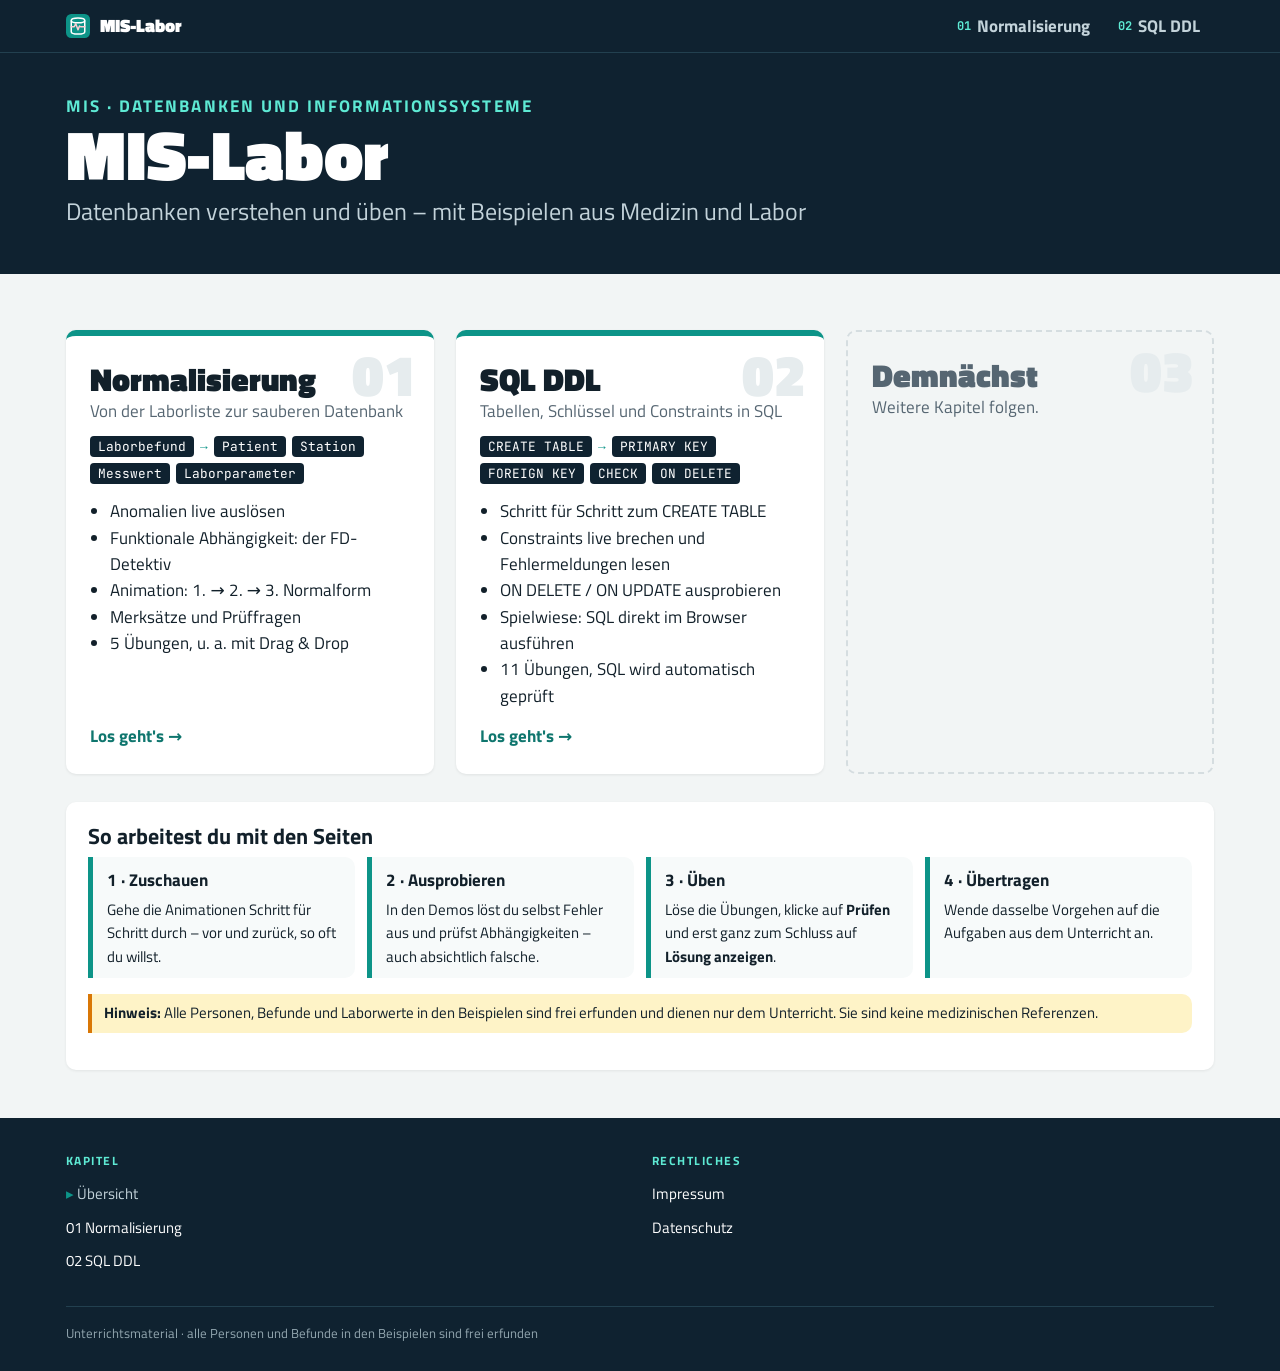
<file: index.html>
<!doctype html>
<html lang="de">
<head>
  <meta charset="utf-8">
  <meta name="viewport" content="width=device-width, initial-scale=1">
  <title>MIS-Labor</title>
  <link rel="icon" href="img/logo.svg" type="image/svg+xml">
  <link rel="stylesheet" href="css/styles.css">
</head>
<body>
  <a class="skip-link" href="#main">Zum Inhalt springen</a>
  <header class="topbar">
    <div class="wrap topbar-in">
      <a class="brand" href="index.html" aria-current="page"><img class="brand-logo" src="img/logo.svg" alt=""><span class="brand-name">MIS-Labor</span></a>
      <nav class="chapter-nav" aria-label="Kapitel">
        <a href="normalisierung.html"><span class="nr">01</span> Normalisierung</a>
        <a href="ddl.html"><span class="nr">02</span> SQL DDL</a>
      </nav>
    </div>
  </header>

  <div class="hero">
    <svg class="ecg" viewBox="0 0 1200 90" preserveAspectRatio="none" aria-hidden="true"><path d="M0 60 H110 l8 -6 l8 6 H150 l6 10 l9 -52 l9 62 l7 -20 H230 q14 -16 28 0 H410 l8 -6 l8 6 H450 l6 10 l9 -52 l9 62 l7 -20 H530 q14 -16 28 0 H710 l8 -6 l8 6 H750 l6 10 l9 -52 l9 62 l7 -20 H830 q14 -16 28 0 H1010 l8 -6 l8 6 H1050 l6 10 l9 -52 l9 62 l7 -20 H1130 q14 -16 28 0 H1200"/></svg>
    <div class="wrap">
      <p class="eyebrow">MIS · Datenbanken und Informationssysteme</p>
      <h1>MIS-Labor<span>Datenbanken verstehen und üben – mit Beispielen aus Medizin und Labor</span></h1>
    </div>
  </div>

  <main id="main" class="wrap">
    <section class="chapters" aria-label="Kapitel">
      <a class="chapter" href="normalisierung.html">
        <span class="chapter-nr">01</span>
        <h2>Normalisierung</h2>
        <p class="chapter-sub">Von der Laborliste zur sauberen Datenbank</p>
        <div class="chapter-preview" aria-hidden="true">
          <span>Laborbefund</span><i>→</i><span>Patient</span><span>Station</span><span>Messwert</span><span>Laborparameter</span>
        </div>
        <ul>
          <li>Anomalien live auslösen</li>
          <li>Funktionale Abhängigkeit: der FD-Detektiv</li>
          <li>Animation: 1. → 2. → 3. Normalform</li>
          <li>Merksätze und Prüffragen</li>
          <li>5 Übungen, u. a. mit Drag &amp; Drop</li>
        </ul>
        <span class="chapter-go">Los geht's →</span>
      </a>
      <a class="chapter" href="ddl.html">
        <span class="chapter-nr">02</span>
        <h2>SQL DDL</h2>
        <p class="chapter-sub">Tabellen, Schlüssel und Constraints in SQL</p>
        <div class="chapter-preview" aria-hidden="true">
          <span>CREATE TABLE</span><i>→</i><span>PRIMARY KEY</span><span>FOREIGN KEY</span><span>CHECK</span><span>ON DELETE</span>
        </div>
        <ul>
          <li>Schritt für Schritt zum CREATE TABLE</li>
          <li>Constraints live brechen und Fehlermeldungen lesen</li>
          <li>ON DELETE / ON UPDATE ausprobieren</li>
          <li>Spielwiese: SQL direkt im Browser ausführen</li>
          <li>11 Übungen, SQL wird automatisch geprüft</li>
        </ul>
        <span class="chapter-go">Los geht's →</span>
      </a>
      <div class="chapter soon" aria-label="Weitere Kapitel folgen">
        <span class="chapter-nr">03</span>
        <h2>Demnächst</h2>
        <p class="chapter-sub">Weitere Kapitel folgen.</p>
      </div>
    </section>

    <section class="section">
      <h3>So arbeitest du mit den Seiten</h3>
      <div class="rules">
        <div class="rule"><b>1 · Zuschauen</b><p>Gehe die Animationen Schritt für Schritt durch – vor und zurück, so oft du willst.</p></div>
        <div class="rule"><b>2 · Ausprobieren</b><p>In den Demos löst du selbst Fehler aus und prüfst Abhängigkeiten – auch absichtlich falsche.</p></div>
        <div class="rule"><b>3 · Üben</b><p>Löse die Übungen, klicke auf <b>Prüfen</b> und erst ganz zum Schluss auf <b>Lösung anzeigen</b>.</p></div>
        <div class="rule"><b>4 · Übertragen</b><p>Wende dasselbe Vorgehen auf die Aufgaben aus dem Unterricht an.</p></div>
      </div>
      <p class="disclaimer" role="note" style="margin-top:16px"><b>Hinweis:</b> Alle Personen, Befunde und Laborwerte in den Beispielen
        sind frei erfunden und dienen nur dem Unterricht. Sie sind keine medizinischen Referenzen.</p>
    </section>
  </main>

  <footer class="site-footer">
    <div class="wrap footer-grid">
      <nav aria-labelledby="ft-kapitel">
        <h2 id="ft-kapitel">Kapitel</h2>
        <ul>
          <li><a href="index.html" aria-current="page">Übersicht</a></li>
          <li><a href="normalisierung.html">01 Normalisierung</a></li>
          <li><a href="ddl.html">02 SQL DDL</a></li>
        </ul>
      </nav>
      <nav aria-labelledby="ft-recht">
        <h2 id="ft-recht">Rechtliches</h2>
        <ul>
          <li><a href="impressum.html">Impressum</a></li>
          <li><a href="impressum.html#datenschutz">Datenschutz</a></li>
        </ul>
      </nav>
    </div>
    <div class="wrap"><p class="footer-note">Unterrichtsmaterial · alle Personen und Befunde in den Beispielen sind frei erfunden</p></div>
  </footer>
</body>
</html>
</file>
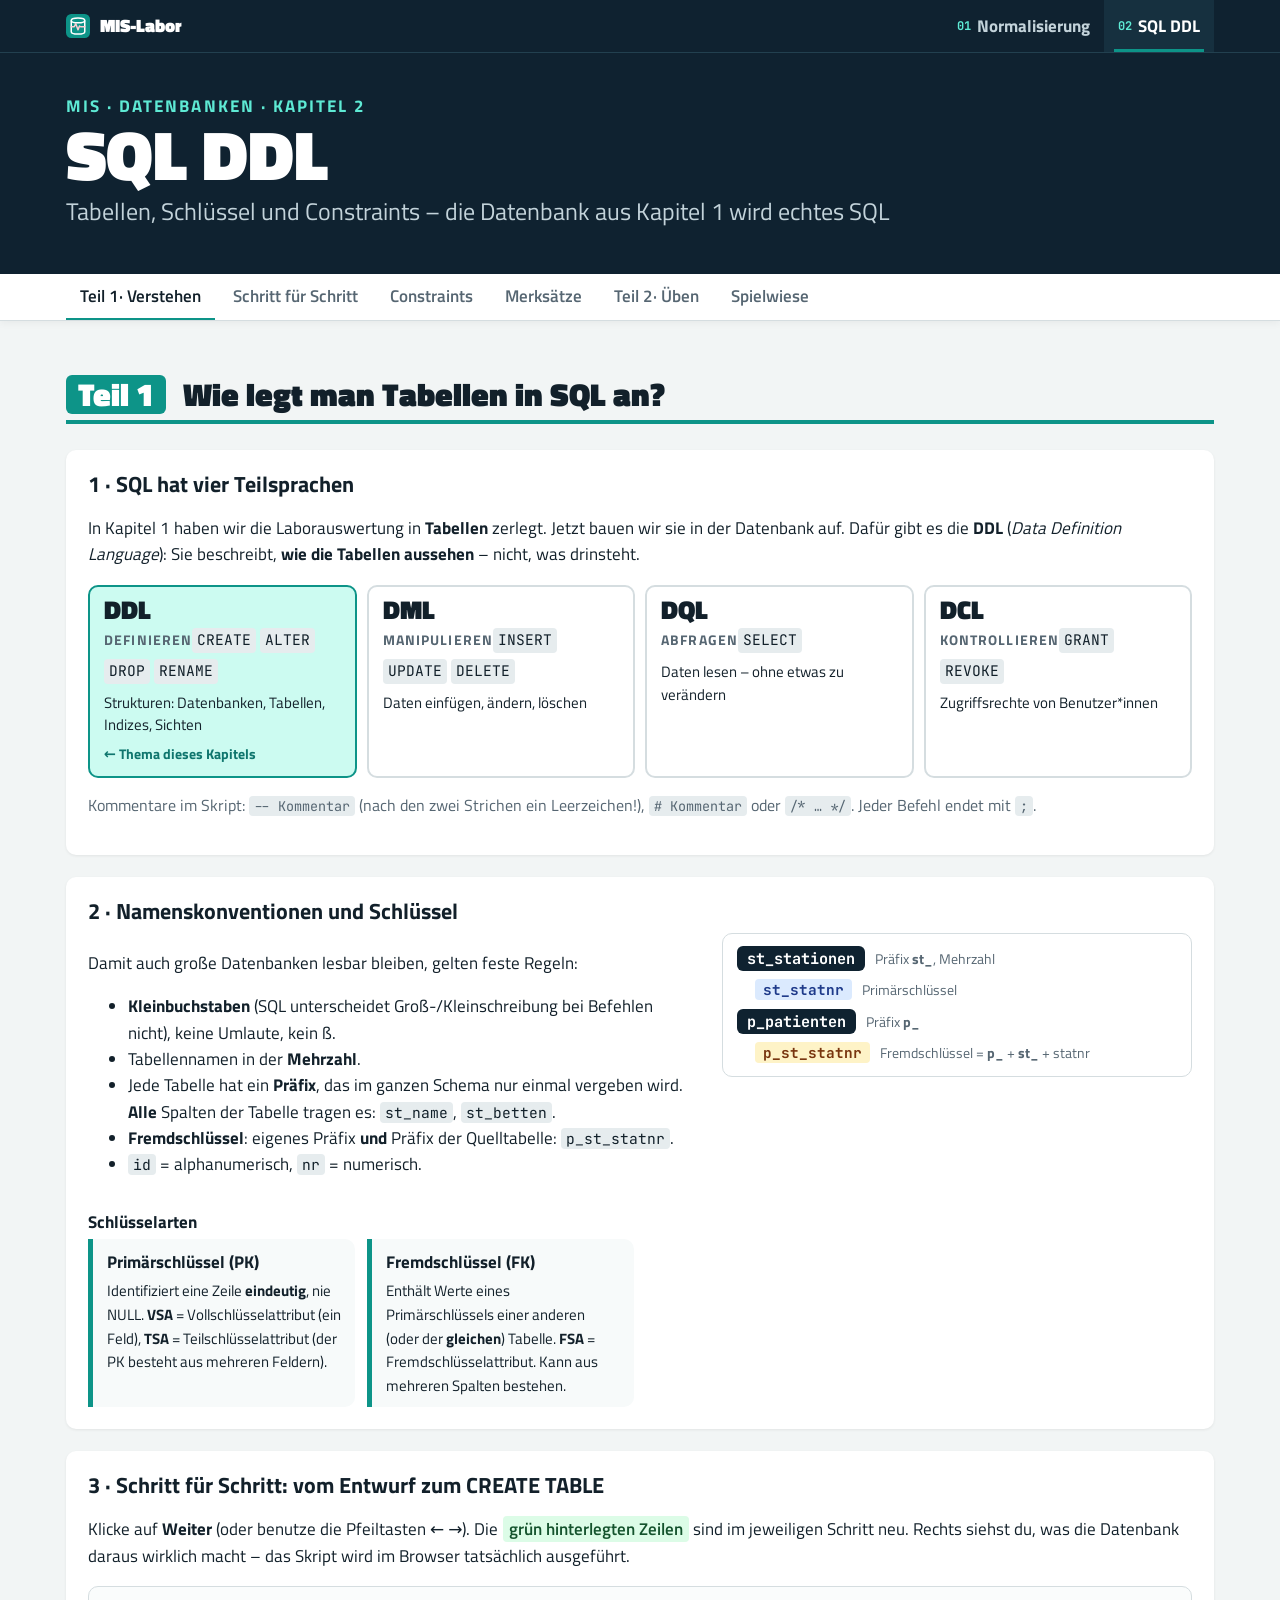
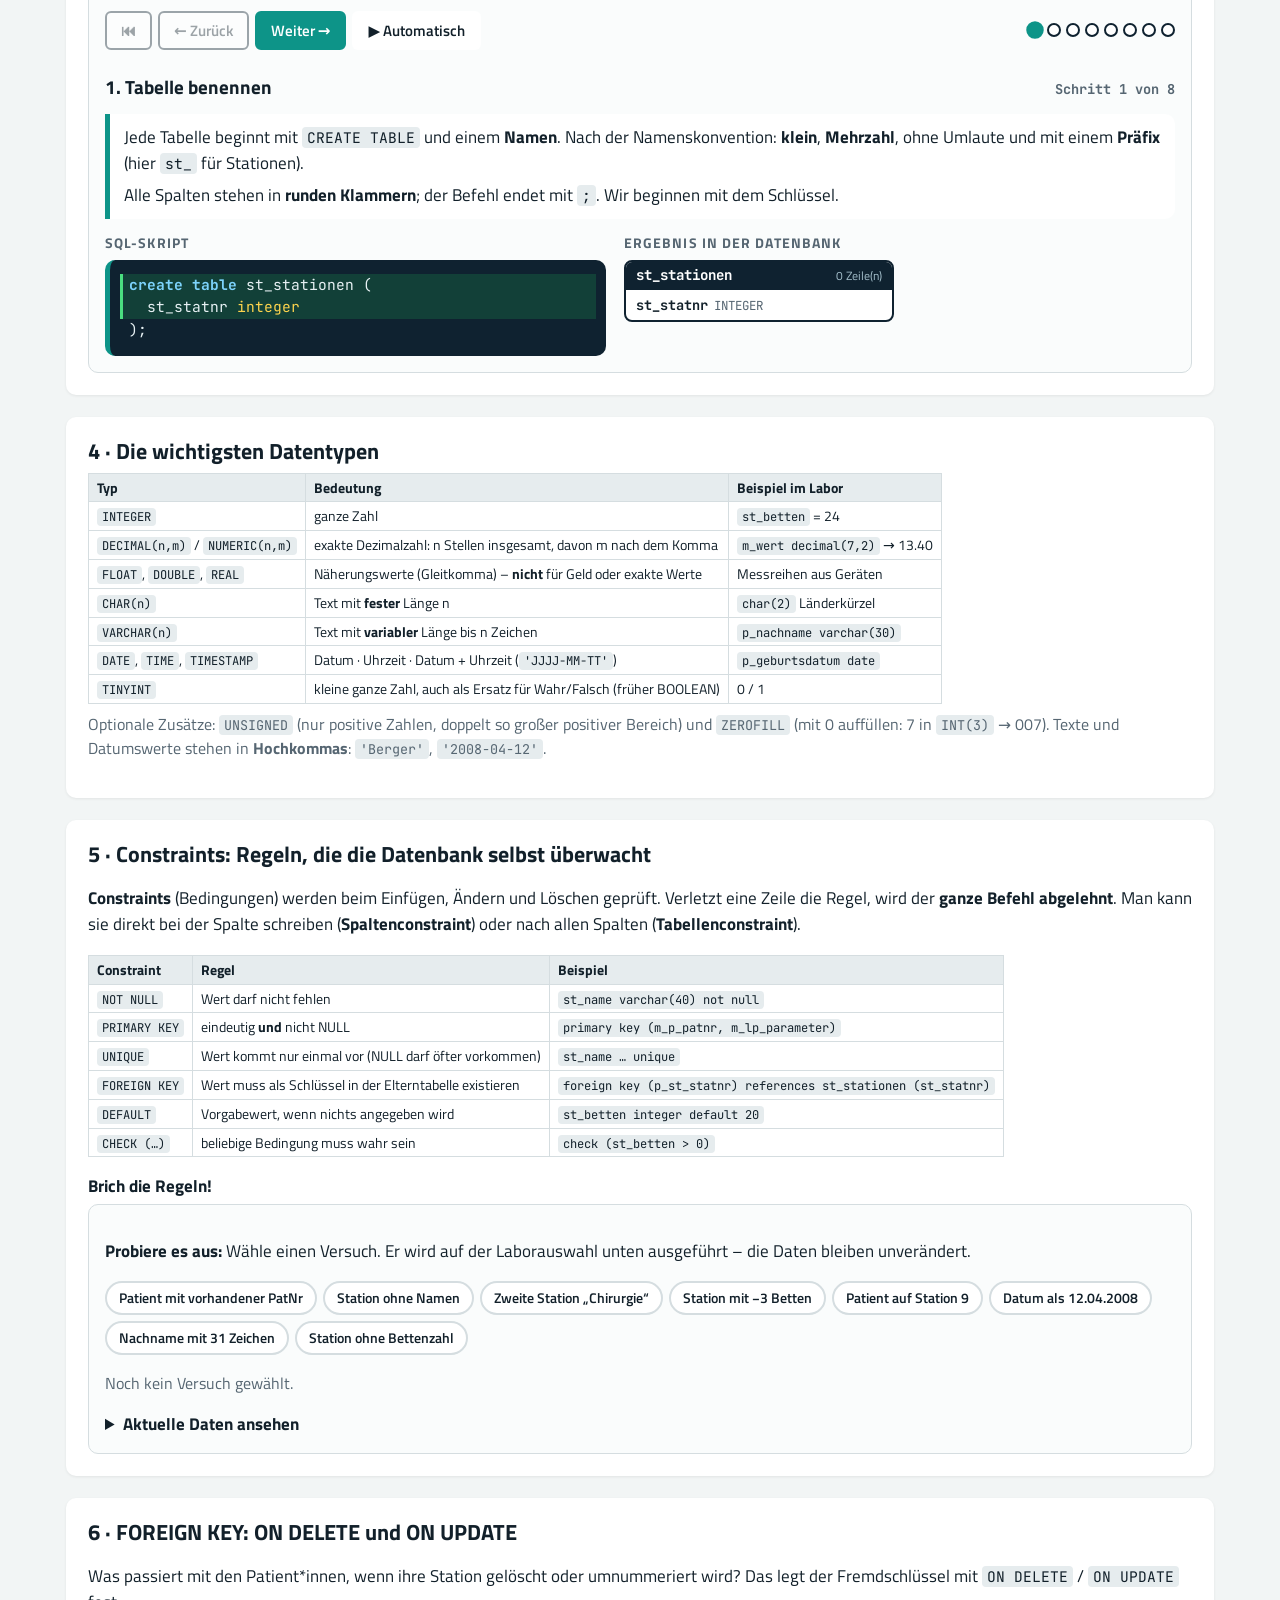
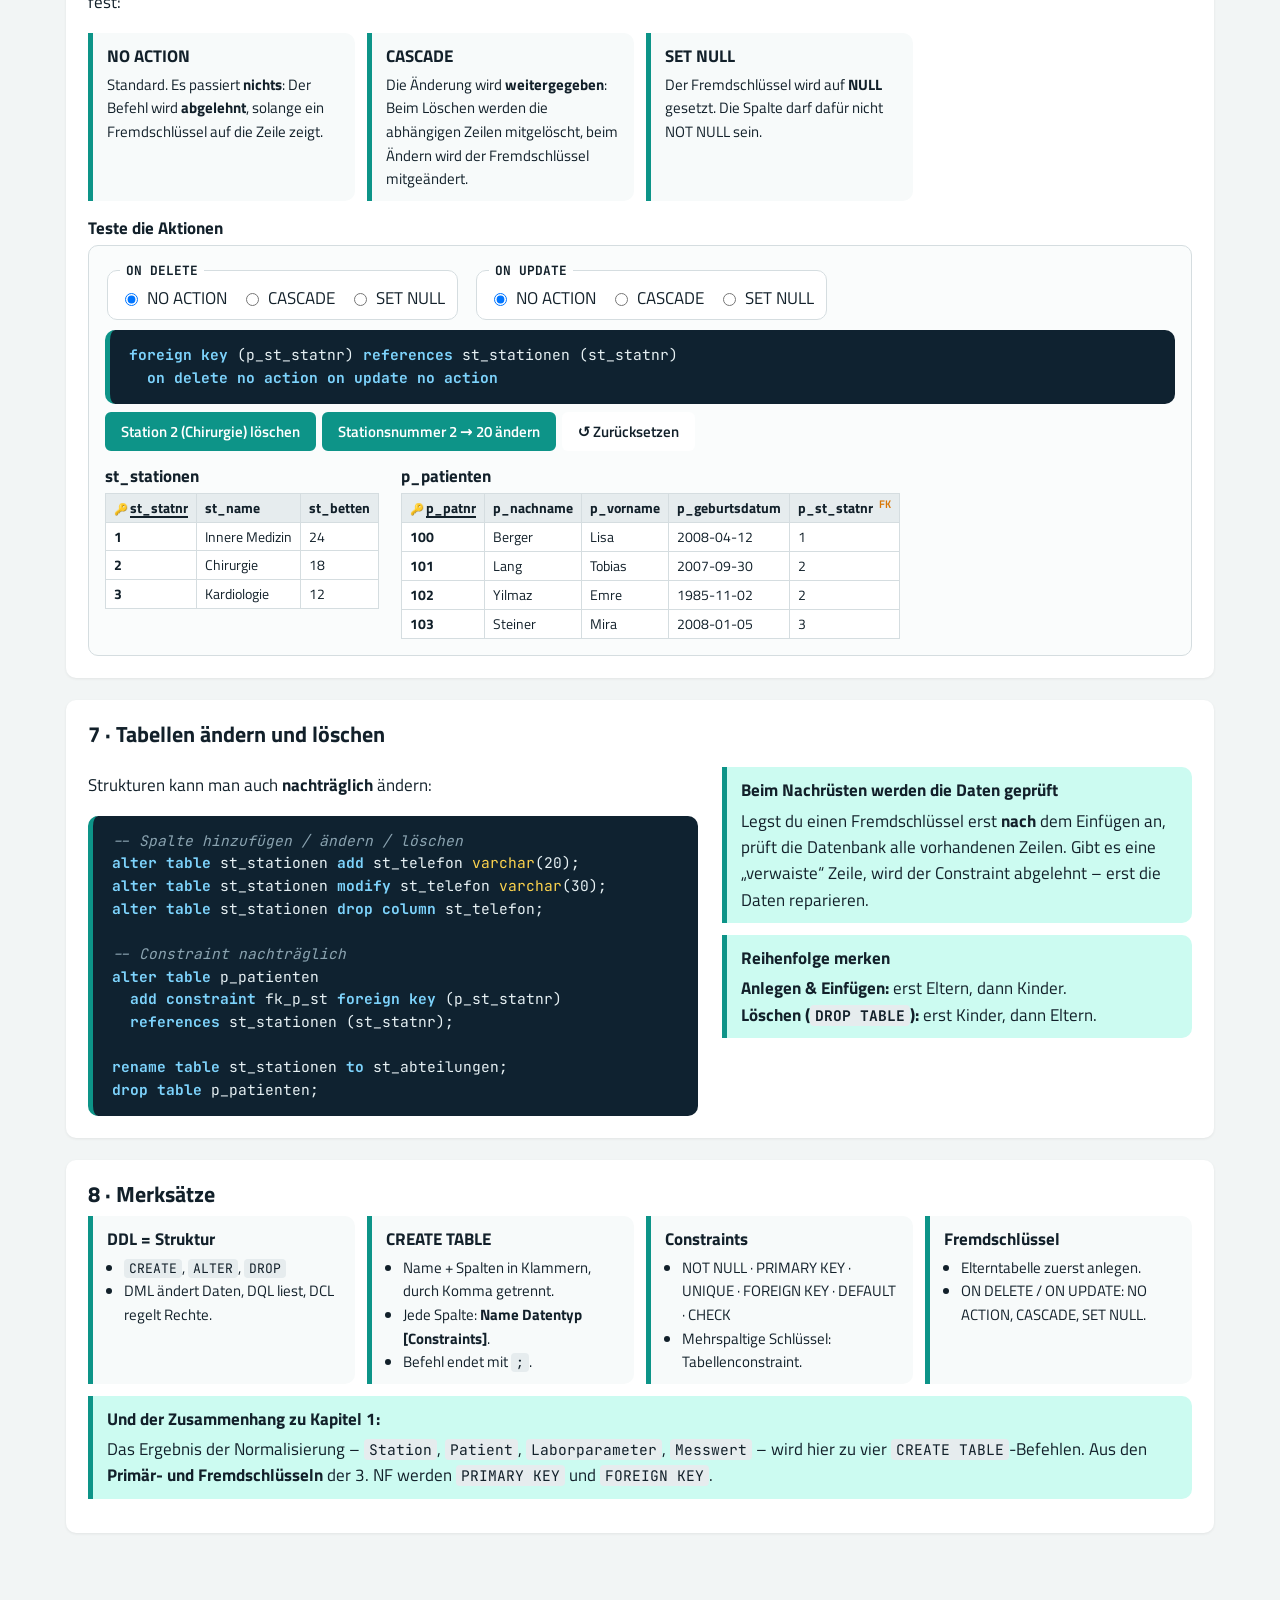
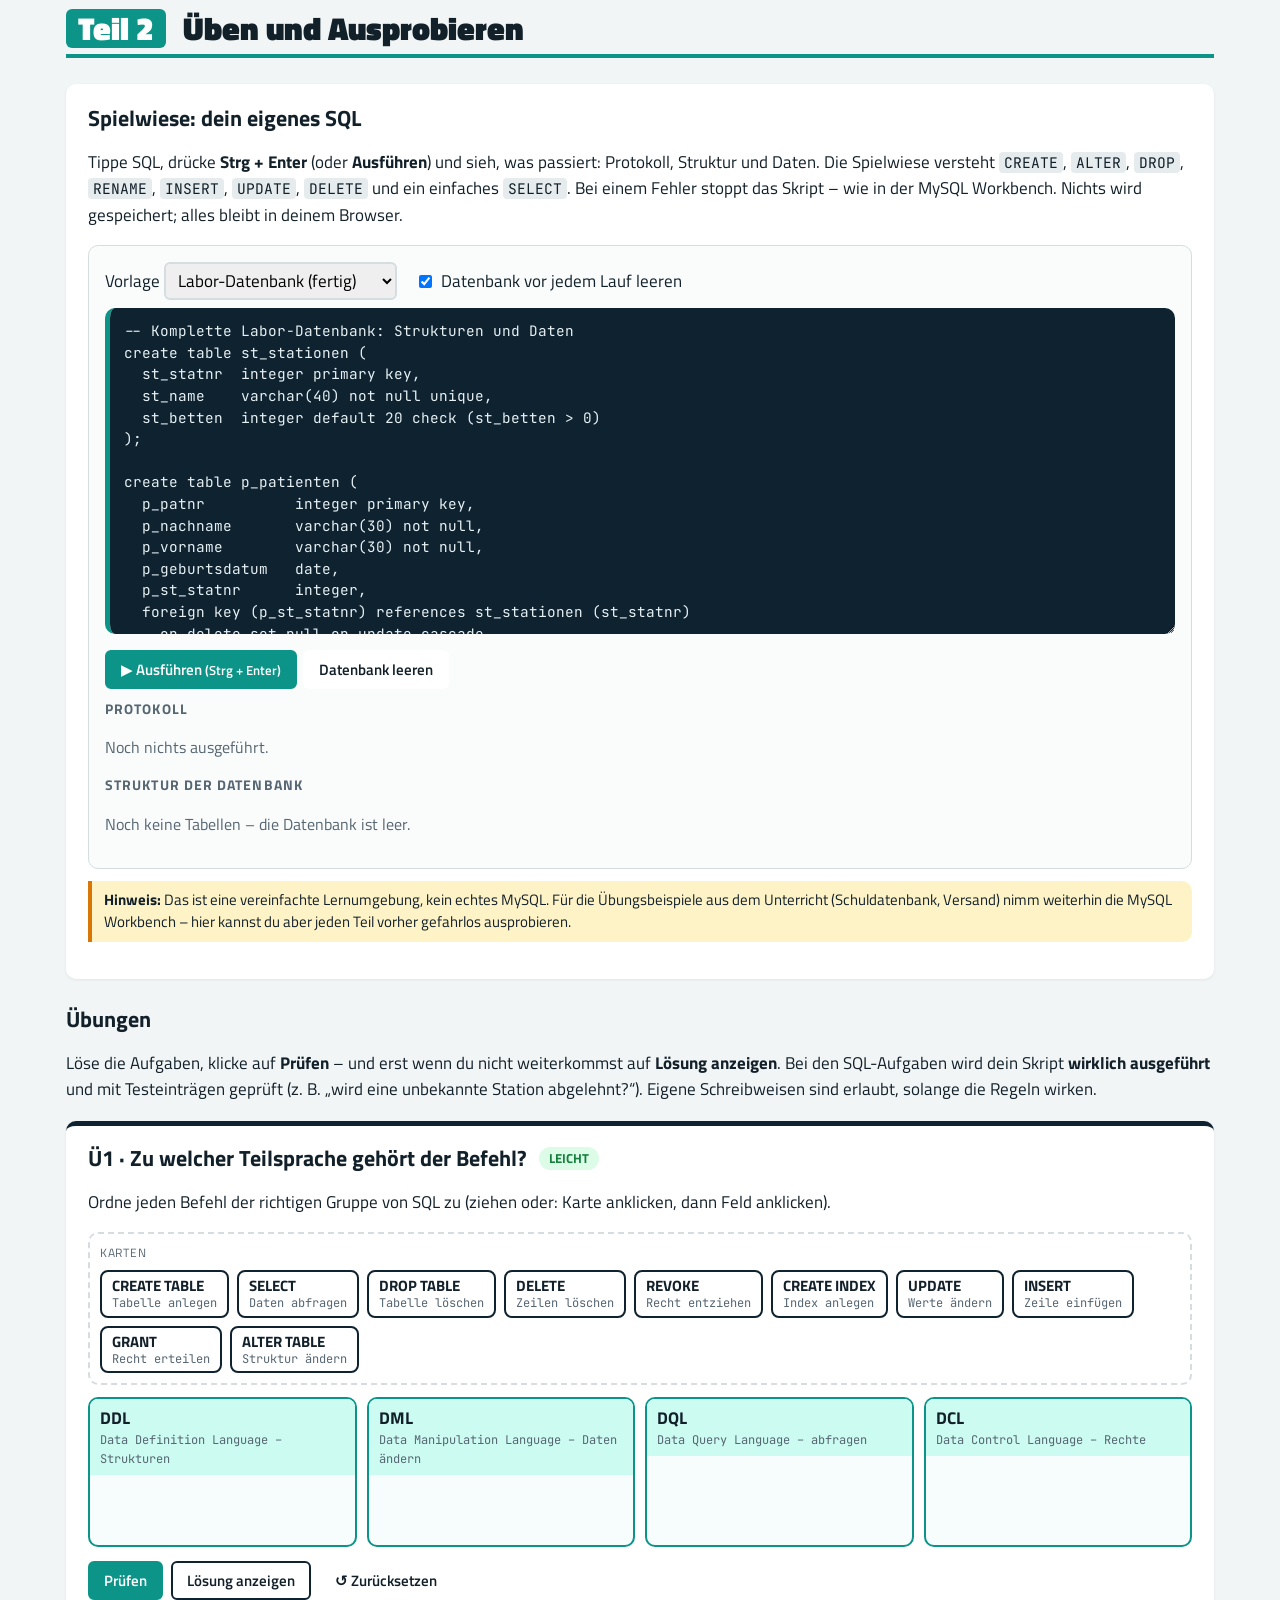
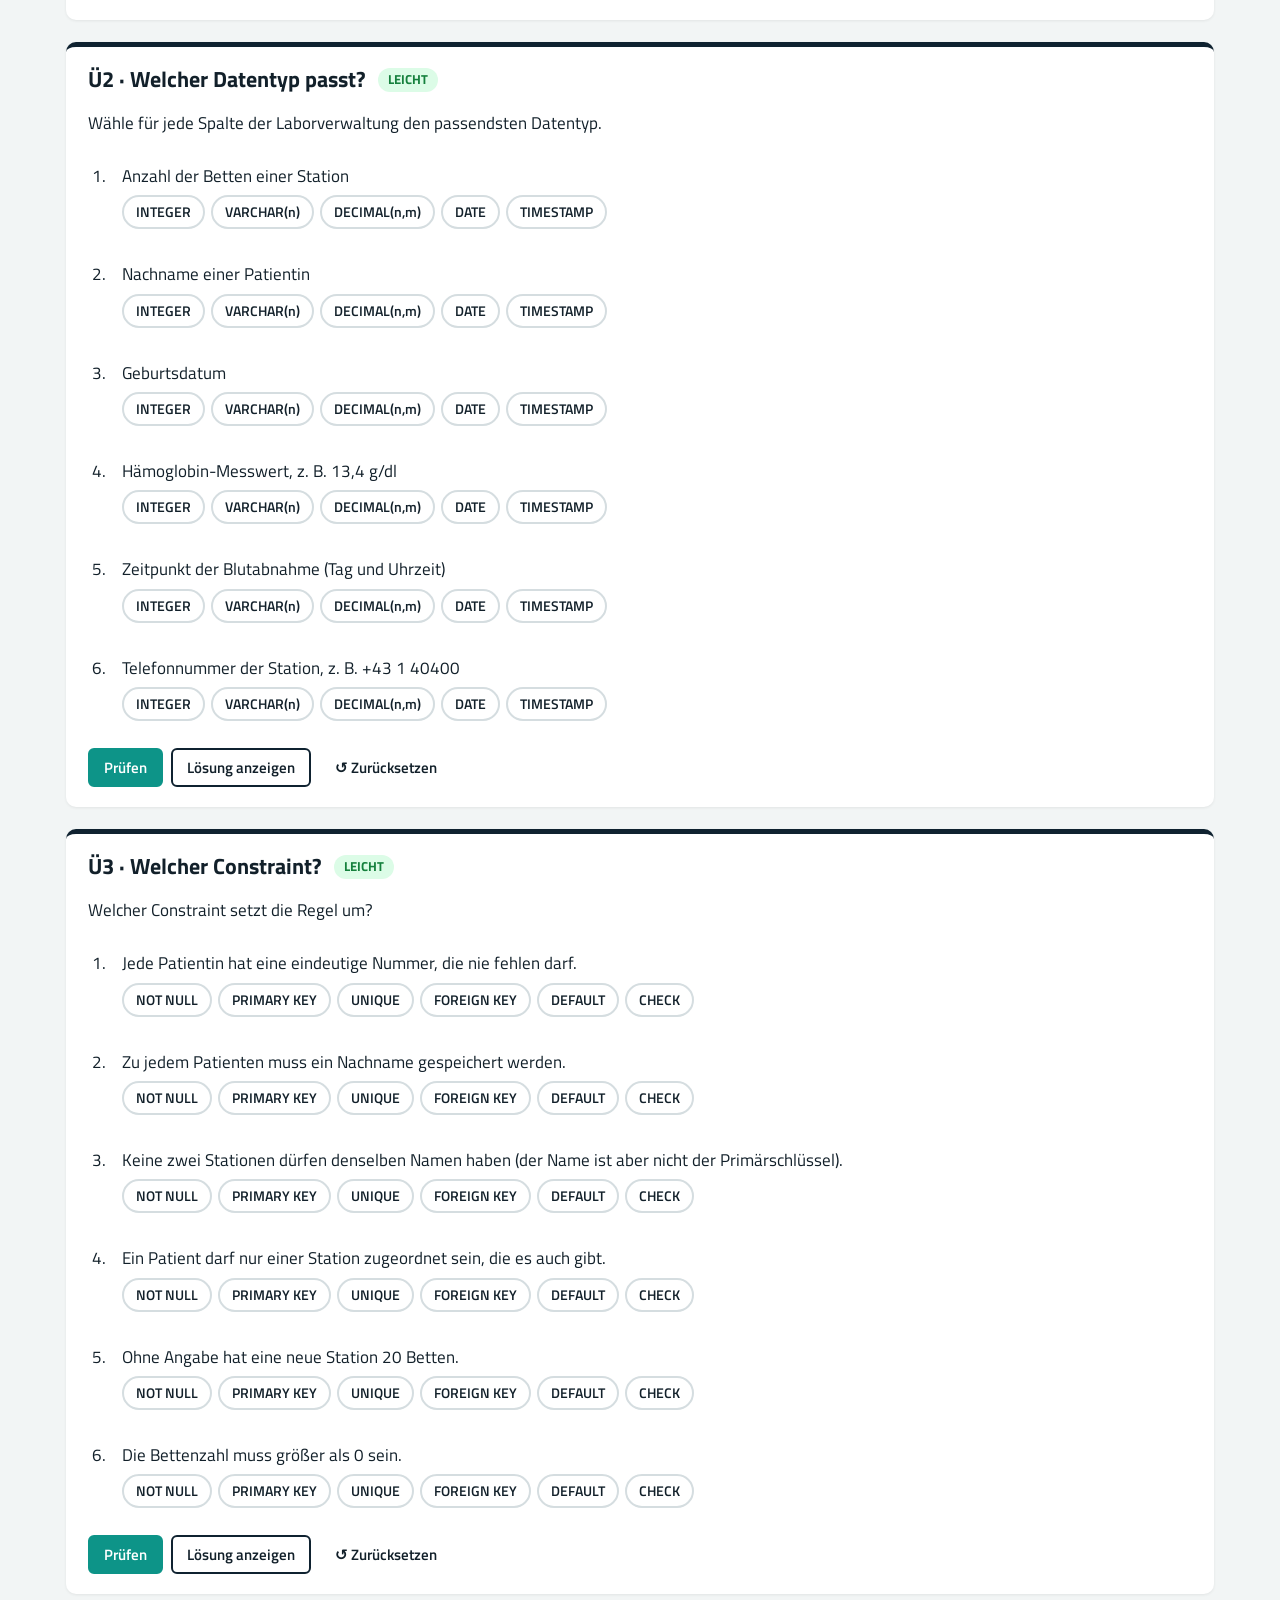
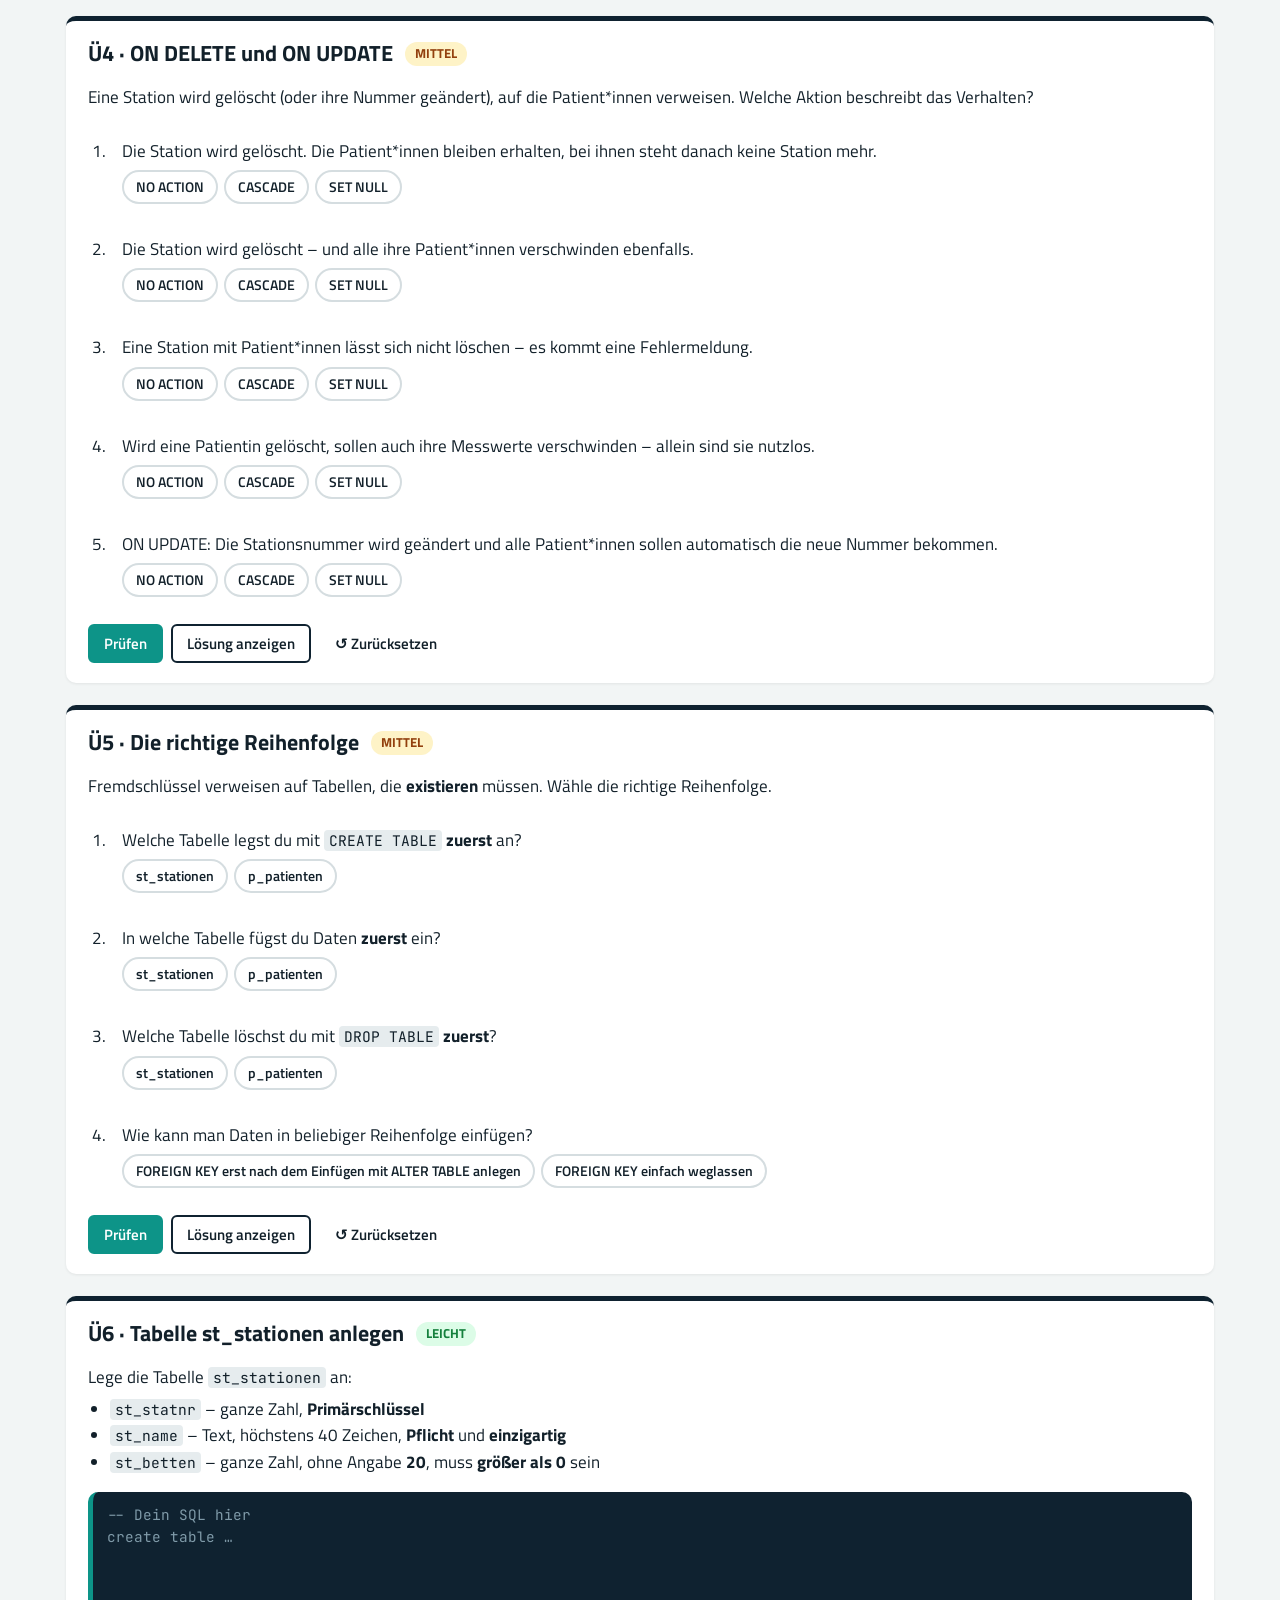
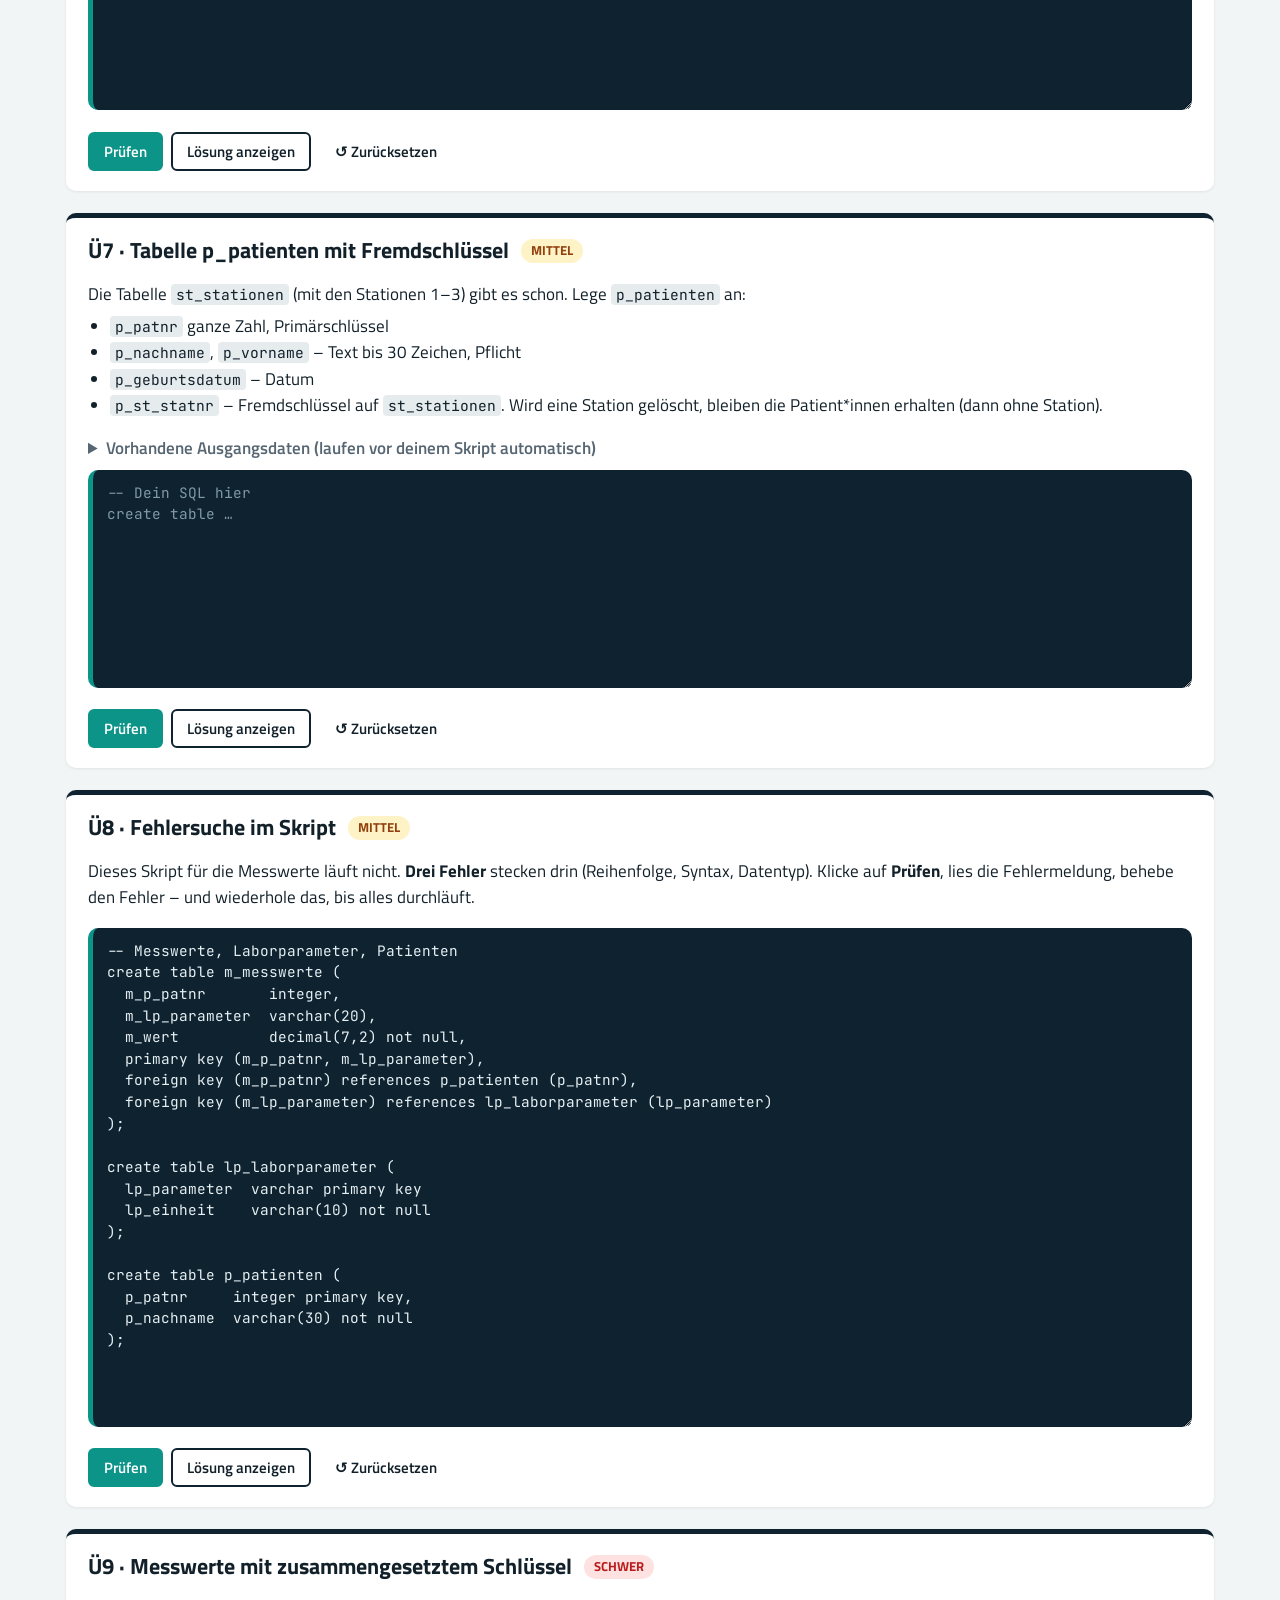
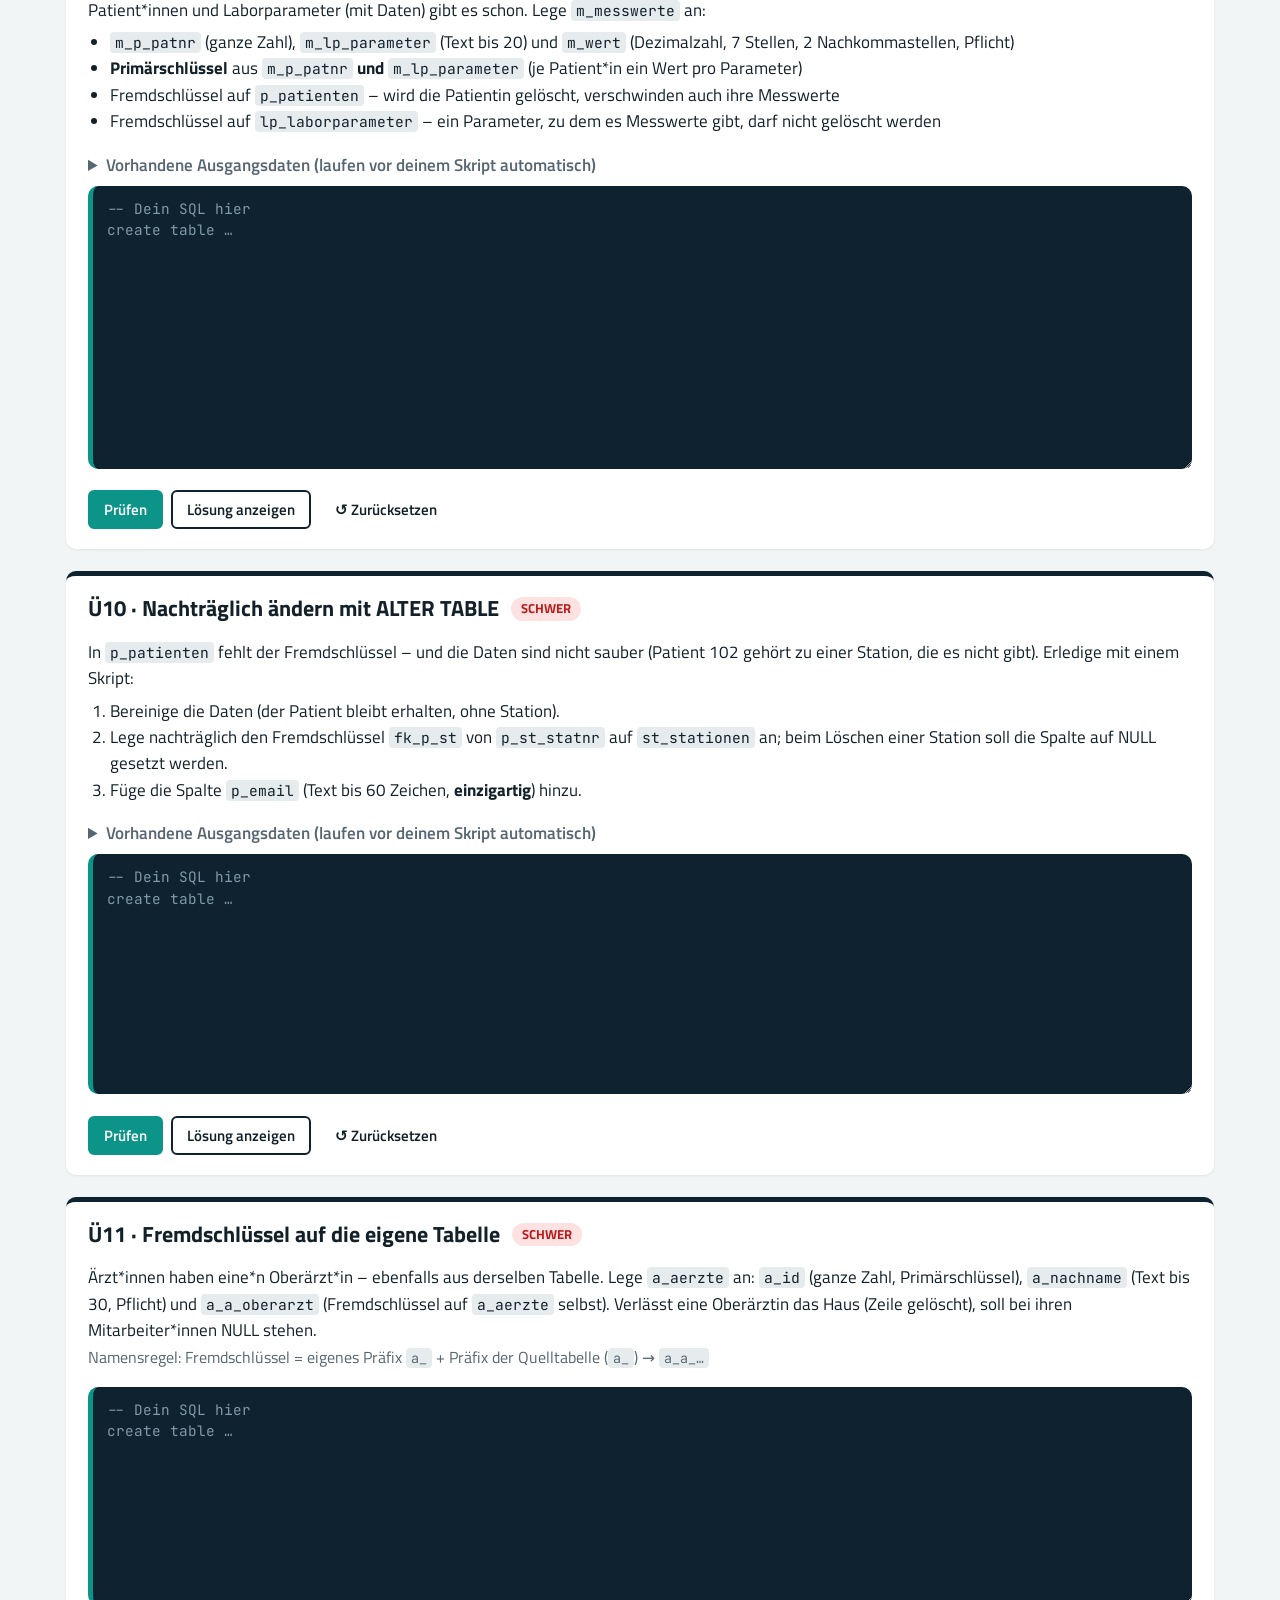
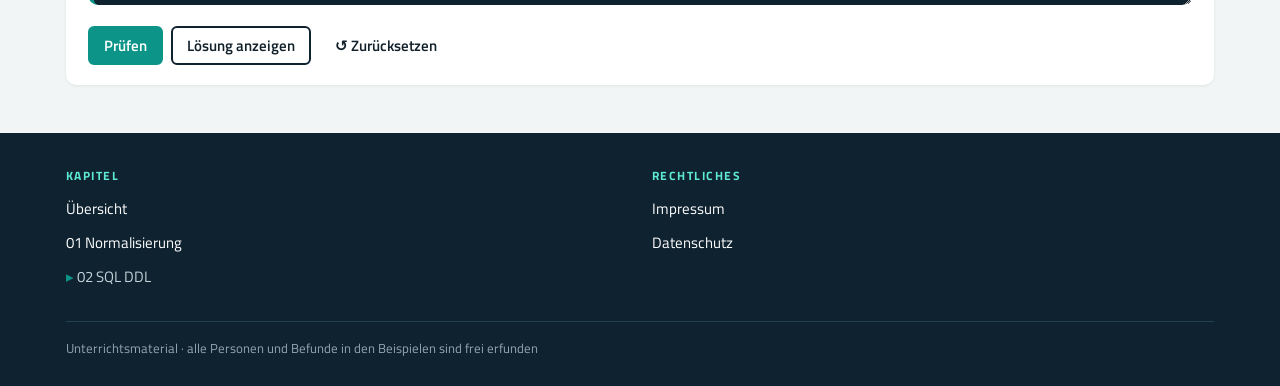
<file: ddl.html>
<!doctype html>
<html lang="de">
<head>
  <meta charset="utf-8">
  <meta name="viewport" content="width=device-width, initial-scale=1">
  <title>SQL DDL · MIS-Labor</title>
  <link rel="icon" href="img/logo.svg" type="image/svg+xml">
  <link rel="stylesheet" href="css/styles.css">
  <link rel="stylesheet" href="css/ddl.css">
</head>
<body>
  <a class="skip-link" href="#main">Zum Inhalt springen</a>
  <header class="topbar">
    <div class="wrap topbar-in">
      <a class="brand" href="index.html"><img class="brand-logo" src="img/logo.svg" alt=""><span class="brand-name">MIS-Labor</span></a>
      <nav class="chapter-nav" aria-label="Kapitel">
        <a href="normalisierung.html"><span class="nr">01</span> Normalisierung</a>
        <a href="ddl.html" aria-current="page"><span class="nr">02</span> SQL DDL</a>
      </nav>
    </div>
  </header>

  <div class="hero">
    <svg class="ecg" viewBox="0 0 1200 90" preserveAspectRatio="none" aria-hidden="true"><path d="M0 60 H110 l8 -6 l8 6 H150 l6 10 l9 -52 l9 62 l7 -20 H230 q14 -16 28 0 H410 l8 -6 l8 6 H450 l6 10 l9 -52 l9 62 l7 -20 H530 q14 -16 28 0 H710 l8 -6 l8 6 H750 l6 10 l9 -52 l9 62 l7 -20 H830 q14 -16 28 0 H1010 l8 -6 l8 6 H1050 l6 10 l9 -52 l9 62 l7 -20 H1130 q14 -16 28 0 H1200"/></svg>
    <div class="wrap">
      <p class="eyebrow">MIS · Datenbanken · Kapitel 2</p>
      <h1>SQL DDL<span>Tabellen, Schlüssel und Constraints – die Datenbank aus Kapitel 1 wird echtes SQL</span></h1>
    </div>
  </div>
  <nav class="subnav" aria-label="Auf dieser Seite">
    <div class="wrap subnav-in">
      <a href="#teil1">Teil 1<span class="sub-long"> · Verstehen</span></a>
      <a href="#schritte"><span class="sub-long">Schritt für Schritt</span><span class="sub-short">Animation</span></a>
      <a href="#constraints">Constraints</a>
      <a href="#merksaetze">Merksätze</a>
      <a href="#teil2">Teil 2<span class="sub-long"> · Üben</span></a>
      <a href="#spielwiese">Spielwiese</a>
    </div>
  </nav>

  <main id="main" class="wrap">
    <!-- ============================== TEIL 1 ============================== -->
    <section id="teil1">
      <h2 class="part"><span>Teil 1</span> Wie legt man Tabellen in SQL an?</h2>

      <div class="section">
        <h3>1 · SQL hat vier Teilsprachen</h3>
        <p>In Kapitel 1 haben wir die Laborauswertung in <b>Tabellen</b> zerlegt. Jetzt bauen wir sie in der Datenbank auf. Dafür gibt es die
          <b>DDL</b> (<i>Data Definition Language</i>): Sie beschreibt, <b>wie die Tabellen aussehen</b> – nicht, was drinsteht.</p>
        <div class="sql-groups">
          <div class="sql-group focus"><b>DDL</b><small>definieren</small><code>CREATE</code><code>ALTER</code><code>DROP</code><code>RENAME</code><p>Strukturen: Datenbanken, Tabellen, Indizes, Sichten</p><span class="here">← Thema dieses Kapitels</span></div>
          <div class="sql-group"><b>DML</b><small>manipulieren</small><code>INSERT</code><code>UPDATE</code><code>DELETE</code><p>Daten einfügen, ändern, löschen</p></div>
          <div class="sql-group"><b>DQL</b><small>abfragen</small><code>SELECT</code><p>Daten lesen – ohne etwas zu verändern</p></div>
          <div class="sql-group"><b>DCL</b><small>kontrollieren</small><code>GRANT</code><code>REVOKE</code><p>Zugriffsrechte von Benutzer*innen</p></div>
        </div>
        <p class="muted">Kommentare im Skript: <code>-- Kommentar</code> (nach den zwei Strichen ein Leerzeichen!), <code># Kommentar</code> oder <code>/* … */</code>. Jeder Befehl endet mit <code>;</code>.</p>
      </div>

      <div class="section">
        <h3>2 · Namenskonventionen und Schlüssel</h3>
        <div class="two-col">
          <div>
            <p>Damit auch große Datenbanken lesbar bleiben, gelten feste Regeln:</p>
            <ul>
              <li><b>Kleinbuchstaben</b> (SQL unterscheidet Groß-/Kleinschreibung bei Befehlen nicht), keine Umlaute, kein ß.</li>
              <li>Tabellennamen in der <b>Mehrzahl</b>.</li>
              <li>Jede Tabelle hat ein <b>Präfix</b>, das im ganzen Schema nur einmal vergeben wird. <b>Alle</b> Spalten der Tabelle tragen es: <code>st_name</code>, <code>st_betten</code>.</li>
              <li><b>Fremdschlüssel</b>: eigenes Präfix <b>und</b> Präfix der Quelltabelle: <code>p_st_statnr</code>.</li>
              <li><code>id</code> = alphanumerisch, <code>nr</code> = numerisch.</li>
            </ul>
          </div>
          <div class="naming">
            <div class="naming-row"><span class="tbl">st_stationen</span><span class="note">Präfix <b>st_</b>, Mehrzahl</span></div>
            <div class="naming-row"><span class="col pkc">st_statnr</span><span class="note">Primärschlüssel</span></div>
            <div class="naming-row"><span class="tbl">p_patienten</span><span class="note">Präfix <b>p_</b></span></div>
            <div class="naming-row"><span class="col fkc">p_st_statnr</span><span class="note">Fremdschlüssel = <b>p_</b> + <b>st_</b> + statnr</span></div>
          </div>
        </div>
        <h4 style="margin-top:14px">Schlüsselarten</h4>
        <div class="rules">
          <div class="rule"><b>Primärschlüssel (PK)</b><p>Identifiziert eine Zeile <b>eindeutig</b>, nie NULL. <b>VSA</b> = Vollschlüsselattribut (ein Feld), <b>TSA</b> = Teilschlüsselattribut (der PK besteht aus mehreren Feldern).</p></div>
          <div class="rule"><b>Fremdschlüssel (FK)</b><p>Enthält Werte eines Primärschlüssels einer anderen (oder der <b>gleichen</b>) Tabelle. <b>FSA</b> = Fremdschlüsselattribut. Kann aus mehreren Spalten bestehen.</p></div>
        </div>
      </div>

      <div class="section" id="schritte">
        <h3>3 · Schritt für Schritt: vom Entwurf zum CREATE TABLE</h3>
        <p>Klicke auf <b>Weiter</b> (oder benutze die Pfeiltasten ← →). Die <span class="new-hint">grün hinterlegten Zeilen</span> sind im jeweiligen Schritt neu.
          Rechts siehst du, was die Datenbank daraus wirklich macht – das Skript wird im Browser tatsächlich ausgeführt.</p>
        <div id="ddl-steps" class="panel"></div>
      </div>

      <div class="section">
        <h3>4 · Die wichtigsten Datentypen</h3>
        <div class="tbl-scroll">
          <table class="data types">
            <thead><tr><th>Typ</th><th>Bedeutung</th><th>Beispiel im Labor</th></tr></thead>
            <tbody>
              <tr><td><code>INTEGER</code></td><td>ganze Zahl</td><td><code>st_betten</code> = 24</td></tr>
              <tr><td><code>DECIMAL(n,m)</code> / <code>NUMERIC(n,m)</code></td><td>exakte Dezimalzahl: n Stellen insgesamt, davon m nach dem Komma</td><td><code>m_wert decimal(7,2)</code> → 13.40</td></tr>
              <tr><td><code>FLOAT</code>, <code>DOUBLE</code>, <code>REAL</code></td><td>Näherungswerte (Gleitkomma) – <b>nicht</b> für Geld oder exakte Werte</td><td>Messreihen aus Geräten</td></tr>
              <tr><td><code>CHAR(n)</code></td><td>Text mit <b>fester</b> Länge n</td><td><code>char(2)</code> Länderkürzel</td></tr>
              <tr><td><code>VARCHAR(n)</code></td><td>Text mit <b>variabler</b> Länge bis n Zeichen</td><td><code>p_nachname varchar(30)</code></td></tr>
              <tr><td><code>DATE</code>, <code>TIME</code>, <code>TIMESTAMP</code></td><td>Datum · Uhrzeit · Datum + Uhrzeit (<code>'JJJJ-MM-TT'</code>)</td><td><code>p_geburtsdatum date</code></td></tr>
              <tr><td><code>TINYINT</code></td><td>kleine ganze Zahl, auch als Ersatz für Wahr/Falsch (früher BOOLEAN)</td><td>0 / 1</td></tr>
            </tbody>
          </table>
        </div>
        <p class="muted" style="margin-top:8px">Optionale Zusätze: <code>UNSIGNED</code> (nur positive Zahlen, doppelt so großer positiver Bereich) und <code>ZEROFILL</code> (mit 0 auffüllen: 7 in <code>INT(3)</code> → 007).
          Texte und Datumswerte stehen in <b>Hochkommas</b>: <code>'Berger'</code>, <code>'2008-04-12'</code>.</p>
      </div>

      <div class="section" id="constraints">
        <h3>5 · Constraints: Regeln, die die Datenbank selbst überwacht</h3>
        <p><b>Constraints</b> (Bedingungen) werden beim Einfügen, Ändern und Löschen geprüft. Verletzt eine Zeile die Regel, wird der <b>ganze Befehl abgelehnt</b>.
          Man kann sie direkt bei der Spalte schreiben (<b>Spaltenconstraint</b>) oder nach allen Spalten (<b>Tabellenconstraint</b>).</p>
        <div class="tbl-scroll">
          <table class="data types">
            <thead><tr><th>Constraint</th><th>Regel</th><th>Beispiel</th></tr></thead>
            <tbody>
              <tr><td><code>NOT NULL</code></td><td>Wert darf nicht fehlen</td><td><code>st_name varchar(40) not null</code></td></tr>
              <tr><td><code>PRIMARY KEY</code></td><td>eindeutig <b>und</b> nicht NULL</td><td><code>primary key (m_p_patnr, m_lp_parameter)</code></td></tr>
              <tr><td><code>UNIQUE</code></td><td>Wert kommt nur einmal vor (NULL darf öfter vorkommen)</td><td><code>st_name … unique</code></td></tr>
              <tr><td><code>FOREIGN KEY</code></td><td>Wert muss als Schlüssel in der Elterntabelle existieren</td><td><code>foreign key (p_st_statnr) references st_stationen (st_statnr)</code></td></tr>
              <tr><td><code>DEFAULT</code></td><td>Vorgabewert, wenn nichts angegeben wird</td><td><code>st_betten integer default 20</code></td></tr>
              <tr><td><code>CHECK (…)</code></td><td>beliebige Bedingung muss wahr sein</td><td><code>check (st_betten &gt; 0)</code></td></tr>
            </tbody>
          </table>
        </div>
        <h4 style="margin-top:16px">Brich die Regeln!</h4>
        <div id="constraint-lab" class="panel"></div>
      </div>

      <div class="section" id="fk-aktionen">
        <h3>6 · FOREIGN KEY: ON DELETE und ON UPDATE</h3>
        <p>Was passiert mit den Patient*innen, wenn ihre Station gelöscht oder umnummeriert wird? Das legt der Fremdschlüssel mit <code>ON DELETE</code> / <code>ON UPDATE</code> fest:</p>
        <div class="rules">
          <div class="rule"><b>NO ACTION</b><p>Standard. Es passiert <b>nichts</b>: Der Befehl wird <b>abgelehnt</b>, solange ein Fremdschlüssel auf die Zeile zeigt.</p></div>
          <div class="rule"><b>CASCADE</b><p>Die Änderung wird <b>weitergegeben</b>: Beim Löschen werden die abhängigen Zeilen mitgelöscht, beim Ändern wird der Fremdschlüssel mitgeändert.</p></div>
          <div class="rule"><b>SET NULL</b><p>Der Fremdschlüssel wird auf <b>NULL</b> gesetzt. Die Spalte darf dafür nicht NOT NULL sein.</p></div>
        </div>
        <h4 style="margin-top:14px">Teste die Aktionen</h4>
        <div id="fk-lab" class="panel"></div>
      </div>

      <div class="section">
        <h3>7 · Tabellen ändern und löschen</h3>
        <div class="two-col">
          <div>
            <p>Strukturen kann man auch <b>nachträglich</b> ändern:</p>
            <pre class="sql ddl-sql"><span class="ln"><span class="tk-c">-- Spalte hinzufügen / ändern / löschen</span></span><span class="ln"><span class="tk-k">alter table</span> st_stationen <span class="tk-k">add</span> st_telefon <span class="tk-t">varchar</span>(20);</span><span class="ln"><span class="tk-k">alter table</span> st_stationen <span class="tk-k">modify</span> st_telefon <span class="tk-t">varchar</span>(30);</span><span class="ln"><span class="tk-k">alter table</span> st_stationen <span class="tk-k">drop column</span> st_telefon;</span><span class="ln"> </span><span class="ln"><span class="tk-c">-- Constraint nachträglich</span></span><span class="ln"><span class="tk-k">alter table</span> p_patienten</span><span class="ln">  <span class="tk-k">add constraint</span> fk_p_st <span class="tk-k">foreign key</span> (p_st_statnr)</span><span class="ln">  <span class="tk-k">references</span> st_stationen (st_statnr);</span><span class="ln"> </span><span class="ln"><span class="tk-k">rename table</span> st_stationen <span class="tk-k">to</span> st_abteilungen;</span><span class="ln"><span class="tk-k">drop table</span> p_patienten;</span></pre>
          </div>
          <div>
            <div class="callout"><b>Beim Nachrüsten werden die Daten geprüft</b>
              <p>Legst du einen Fremdschlüssel erst <b>nach</b> dem Einfügen an, prüft die Datenbank alle vorhandenen Zeilen. Gibt es eine „verwaiste“ Zeile, wird der Constraint abgelehnt – erst die Daten reparieren.</p></div>
            <div class="callout" style="margin-top:10px"><b>Reihenfolge merken</b>
              <p><b>Anlegen &amp; Einfügen:</b> erst Eltern, dann Kinder.<br><b>Löschen (<code>DROP TABLE</code>):</b> erst Kinder, dann Eltern.</p></div>
          </div>
        </div>
      </div>

      <div class="section" id="merksaetze">
        <h3>8 · Merksätze</h3>
        <div class="rules">
          <div class="rule"><b>DDL = Struktur</b><ul><li><code>CREATE</code>, <code>ALTER</code>, <code>DROP</code></li><li>DML ändert Daten, DQL liest, DCL regelt Rechte.</li></ul></div>
          <div class="rule"><b>CREATE TABLE</b><ul><li>Name + Spalten in Klammern, durch Komma getrennt.</li><li>Jede Spalte: <b>Name Datentyp [Constraints]</b>.</li><li>Befehl endet mit <code>;</code>.</li></ul></div>
          <div class="rule"><b>Constraints</b><ul><li>NOT NULL · PRIMARY KEY · UNIQUE · FOREIGN KEY · DEFAULT · CHECK</li><li>Mehrspaltige Schlüssel: Tabellenconstraint.</li></ul></div>
          <div class="rule"><b>Fremdschlüssel</b><ul><li>Elterntabelle zuerst anlegen.</li><li>ON DELETE / ON UPDATE: NO ACTION, CASCADE, SET NULL.</li></ul></div>
        </div>
        <div class="callout"><b>Und der Zusammenhang zu Kapitel 1:</b>
          <p>Das Ergebnis der Normalisierung – <code>Station</code>, <code>Patient</code>, <code>Laborparameter</code>, <code>Messwert</code> – wird hier zu vier <code>CREATE TABLE</code>-Befehlen.
            Aus den <b>Primär- und Fremdschlüsseln</b> der 3. NF werden <code>PRIMARY KEY</code> und <code>FOREIGN KEY</code>.</p></div>
      </div>
    </section>

    <!-- ============================== TEIL 2 ============================== -->
    <section id="teil2">
      <h2 class="part"><span>Teil 2</span> Üben und Ausprobieren</h2>

      <div class="section" id="spielwiese">
        <h3>Spielwiese: dein eigenes SQL</h3>
        <p>Tippe SQL, drücke <b>Strg + Enter</b> (oder <b>Ausführen</b>) und sieh, was passiert: Protokoll, Struktur und Daten.
          Die Spielwiese versteht <code>CREATE</code>, <code>ALTER</code>, <code>DROP</code>, <code>RENAME</code>, <code>INSERT</code>, <code>UPDATE</code>, <code>DELETE</code> und ein einfaches <code>SELECT</code>.
          Bei einem Fehler stoppt das Skript – wie in der MySQL Workbench. Nichts wird gespeichert; alles bleibt in deinem Browser.</p>
        <div id="sandbox" class="panel"></div>
        <p class="disclaimer" role="note" style="margin-top:12px"><b>Hinweis:</b> Das ist eine vereinfachte Lernumgebung, kein echtes MySQL. Für die Übungsbeispiele aus dem Unterricht
          (Schuldatenbank, Versand) nimm weiterhin die MySQL Workbench – hier kannst du aber jeden Teil vorher gefahrlos ausprobieren.</p>
      </div>

      <h3 id="uebungen" style="margin-top:28px">Übungen</h3>
      <p>Löse die Aufgaben, klicke auf <b>Prüfen</b> – und erst wenn du nicht weiterkommst auf <b>Lösung anzeigen</b>. Bei den SQL-Aufgaben wird dein Skript <b>wirklich ausgeführt</b>
        und mit Testeinträgen geprüft (z. B. „wird eine unbekannte Station abgelehnt?“). Eigene Schreibweisen sind erlaubt, solange die Regeln wirken.</p>
      <div id="exercises" class="exercises"></div>
    </section>
  </main>

  <footer class="site-footer">
    <div class="wrap footer-grid">
      <nav aria-labelledby="ft-kapitel">
        <h2 id="ft-kapitel">Kapitel</h2>
        <ul>
          <li><a href="index.html">Übersicht</a></li>
          <li><a href="normalisierung.html">01 Normalisierung</a></li>
          <li><a href="ddl.html" aria-current="page">02 SQL DDL</a></li>
        </ul>
      </nav>
      <nav aria-labelledby="ft-recht">
        <h2 id="ft-recht">Rechtliches</h2>
        <ul>
          <li><a href="impressum.html">Impressum</a></li>
          <li><a href="impressum.html#datenschutz">Datenschutz</a></li>
        </ul>
      </nav>
    </div>
    <div class="wrap"><p class="footer-note">Unterrichtsmaterial · alle Personen und Befunde in den Beispielen sind frei erfunden</p></div>
  </footer>

  <script src="js/common/nav.js"></script>
  <script src="js/common/flip.js"></script>
  <script src="js/common/relationView.js"></script>
  <script src="js/common/sceneStepper.js"></script>
  <script src="js/common/dragDrop.js"></script>
  <script src="js/exercises/exercise.js"></script>
  <script src="js/exercises/dragMatchExercise.js"></script>
  <script src="js/exercises/choiceQuiz.js"></script>
  <script src="js/ddl/sqlEngine.js"></script>
  <script src="js/ddl/ddlData.js"></script>
  <script src="js/ddl/ddlView.js"></script>
  <script src="js/ddl/ddlSteps.js"></script>
  <script src="js/ddl/constraintLab.js"></script>
  <script src="js/ddl/sqlSandbox.js"></script>
  <script src="js/ddl/sqlExercise.js"></script>
  <script src="js/ddl/ddlExercises.js"></script>
  <script src="js/ddl/ddlPage.js"></script>
</body>
</html>
</file>
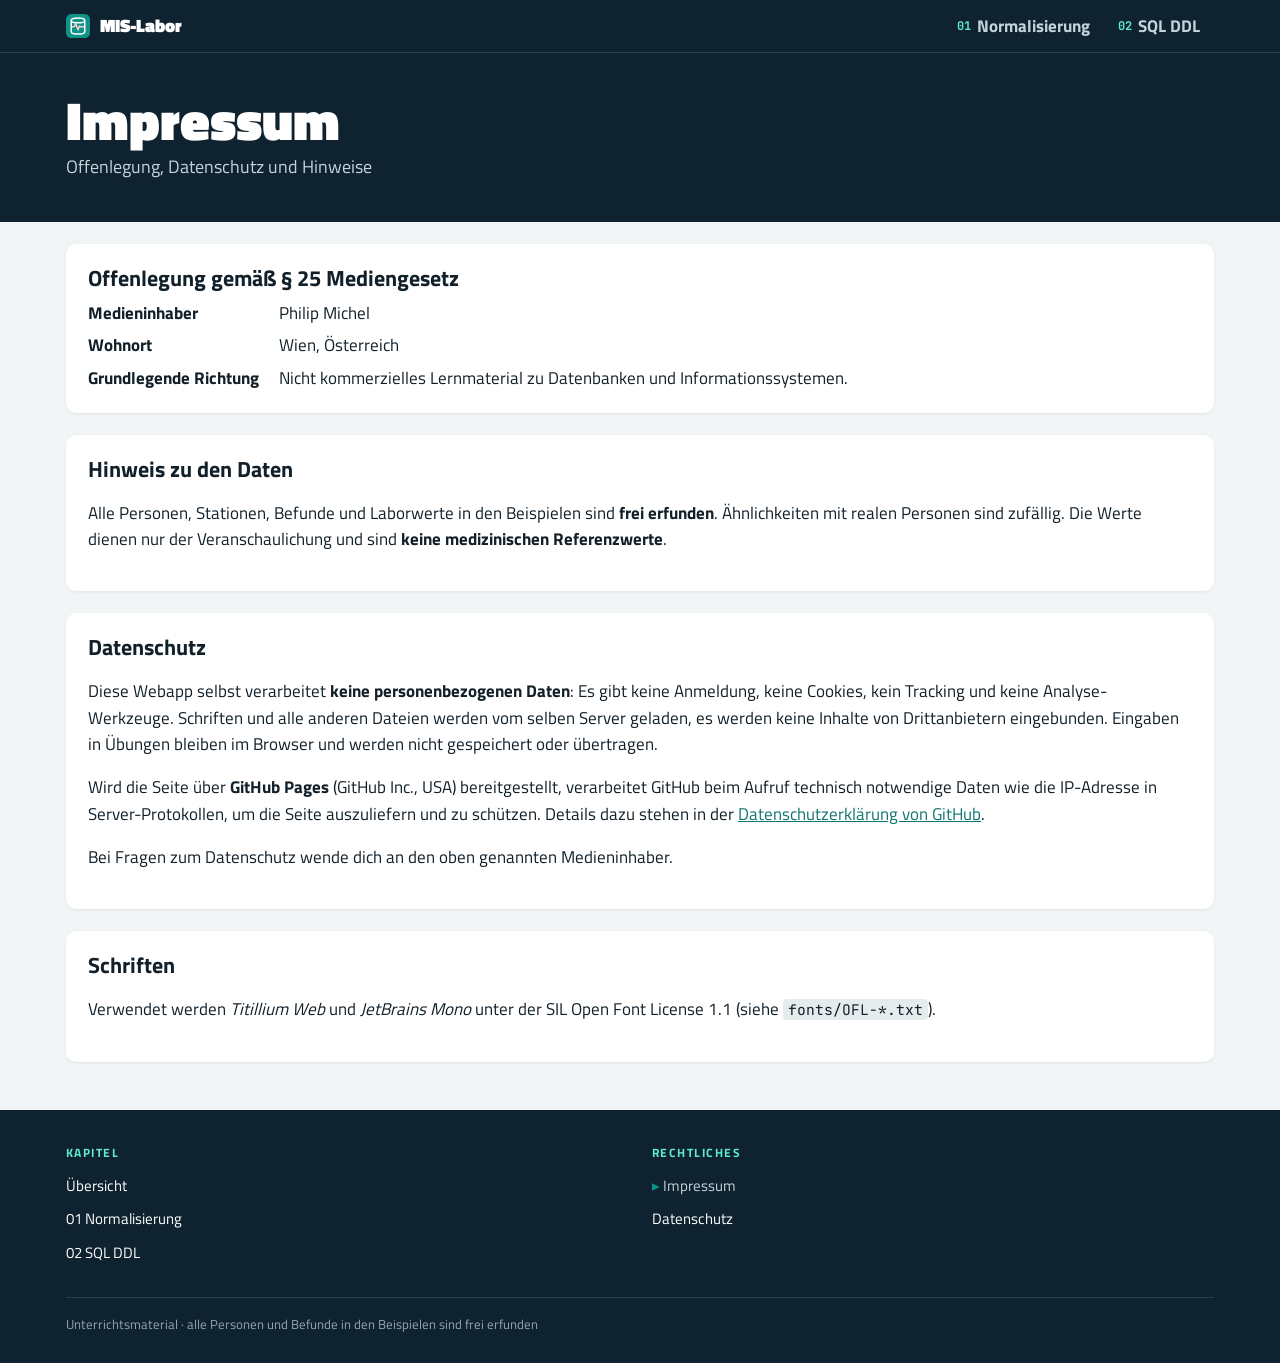
<file: impressum.html>
<!doctype html>
<html lang="de">
<head>
  <meta charset="utf-8">
  <meta name="viewport" content="width=device-width, initial-scale=1">
  <title>Impressum · MIS-Labor</title>
  <meta name="robots" content="noindex">
  <link rel="icon" href="img/logo.svg" type="image/svg+xml">
  <link rel="stylesheet" href="css/styles.css">
</head>
<body>
  <a class="skip-link" href="#main">Zum Inhalt springen</a>
  <header class="topbar">
    <div class="wrap topbar-in">
      <a class="brand" href="index.html"><img class="brand-logo" src="img/logo.svg" alt=""><span class="brand-name">MIS-Labor</span></a>
      <nav class="chapter-nav" aria-label="Kapitel">
        <a href="normalisierung.html"><span class="nr">01</span> Normalisierung</a>
        <a href="ddl.html"><span class="nr">02</span> SQL DDL</a>
      </nav>
    </div>
  </header>

  <div class="hero hero-small">
    <div class="wrap">
      <h1>Impressum<span>Offenlegung, Datenschutz und Hinweise</span></h1>
    </div>
  </div>

  <main id="main" class="wrap legal">
    <section class="section">
      <h3>Offenlegung gemäß § 25 Mediengesetz</h3>
      <dl>
        <dt>Medieninhaber</dt>
        <dd>Philip Michel</dd>
        <dt>Wohnort</dt>
        <dd>Wien, Österreich</dd>
        <dt>Grundlegende Richtung</dt>
        <dd>Nicht kommerzielles Lernmaterial zu Datenbanken und Informationssystemen.</dd>
      </dl>
    </section>

    <section class="section">
      <h3>Hinweis zu den Daten</h3>
      <p>Alle Personen, Stationen, Befunde und Laborwerte in den Beispielen sind <b>frei erfunden</b>. Ähnlichkeiten mit
        realen Personen sind zufällig. Die Werte dienen nur der Veranschaulichung und sind <b>keine medizinischen Referenzwerte</b>.</p>
    </section>

    <section class="section" id="datenschutz">
      <h3>Datenschutz</h3>
      <p>Diese Webapp selbst verarbeitet <b>keine personenbezogenen Daten</b>: Es gibt keine Anmeldung, keine Cookies, kein
        Tracking und keine Analyse-Werkzeuge. Schriften und alle anderen Dateien werden vom selben Server geladen, es werden
        keine Inhalte von Drittanbietern eingebunden. Eingaben in Übungen bleiben im Browser und werden nicht gespeichert
        oder übertragen.</p>
      <p>Wird die Seite über <b>GitHub Pages</b> (GitHub Inc., USA) bereitgestellt, verarbeitet GitHub beim Aufruf technisch
        notwendige Daten wie die IP-Adresse in Server-Protokollen, um die Seite auszuliefern und zu schützen. Details dazu
        stehen in der <a href="https://docs.github.com/de/site-policy/privacy-policies/github-general-privacy-statement"
        rel="noopener" target="_blank">Datenschutzerklärung von GitHub</a>.</p>
      <p>Bei Fragen zum Datenschutz wende dich an den oben genannten Medieninhaber.</p>
    </section>

    <section class="section">
      <h3>Schriften</h3>
      <p>Verwendet werden <i>Titillium Web</i> und <i>JetBrains Mono</i> unter der SIL Open Font License 1.1
        (siehe <code>fonts/OFL-*.txt</code>).</p>
    </section>
  </main>

  <footer class="site-footer">
    <div class="wrap footer-grid">
      <nav aria-labelledby="ft-kapitel">
        <h2 id="ft-kapitel">Kapitel</h2>
        <ul>
          <li><a href="index.html">Übersicht</a></li>
          <li><a href="normalisierung.html">01 Normalisierung</a></li>
          <li><a href="ddl.html">02 SQL DDL</a></li>
        </ul>
      </nav>
      <nav aria-labelledby="ft-recht">
        <h2 id="ft-recht">Rechtliches</h2>
        <ul>
          <li><a href="impressum.html" aria-current="page">Impressum</a></li>
          <li><a href="impressum.html#datenschutz">Datenschutz</a></li>
        </ul>
      </nav>
    </div>
    <div class="wrap"><p class="footer-note">Unterrichtsmaterial · alle Personen und Befunde in den Beispielen sind frei erfunden</p></div>
  </footer>
</body>
</html>
</file>
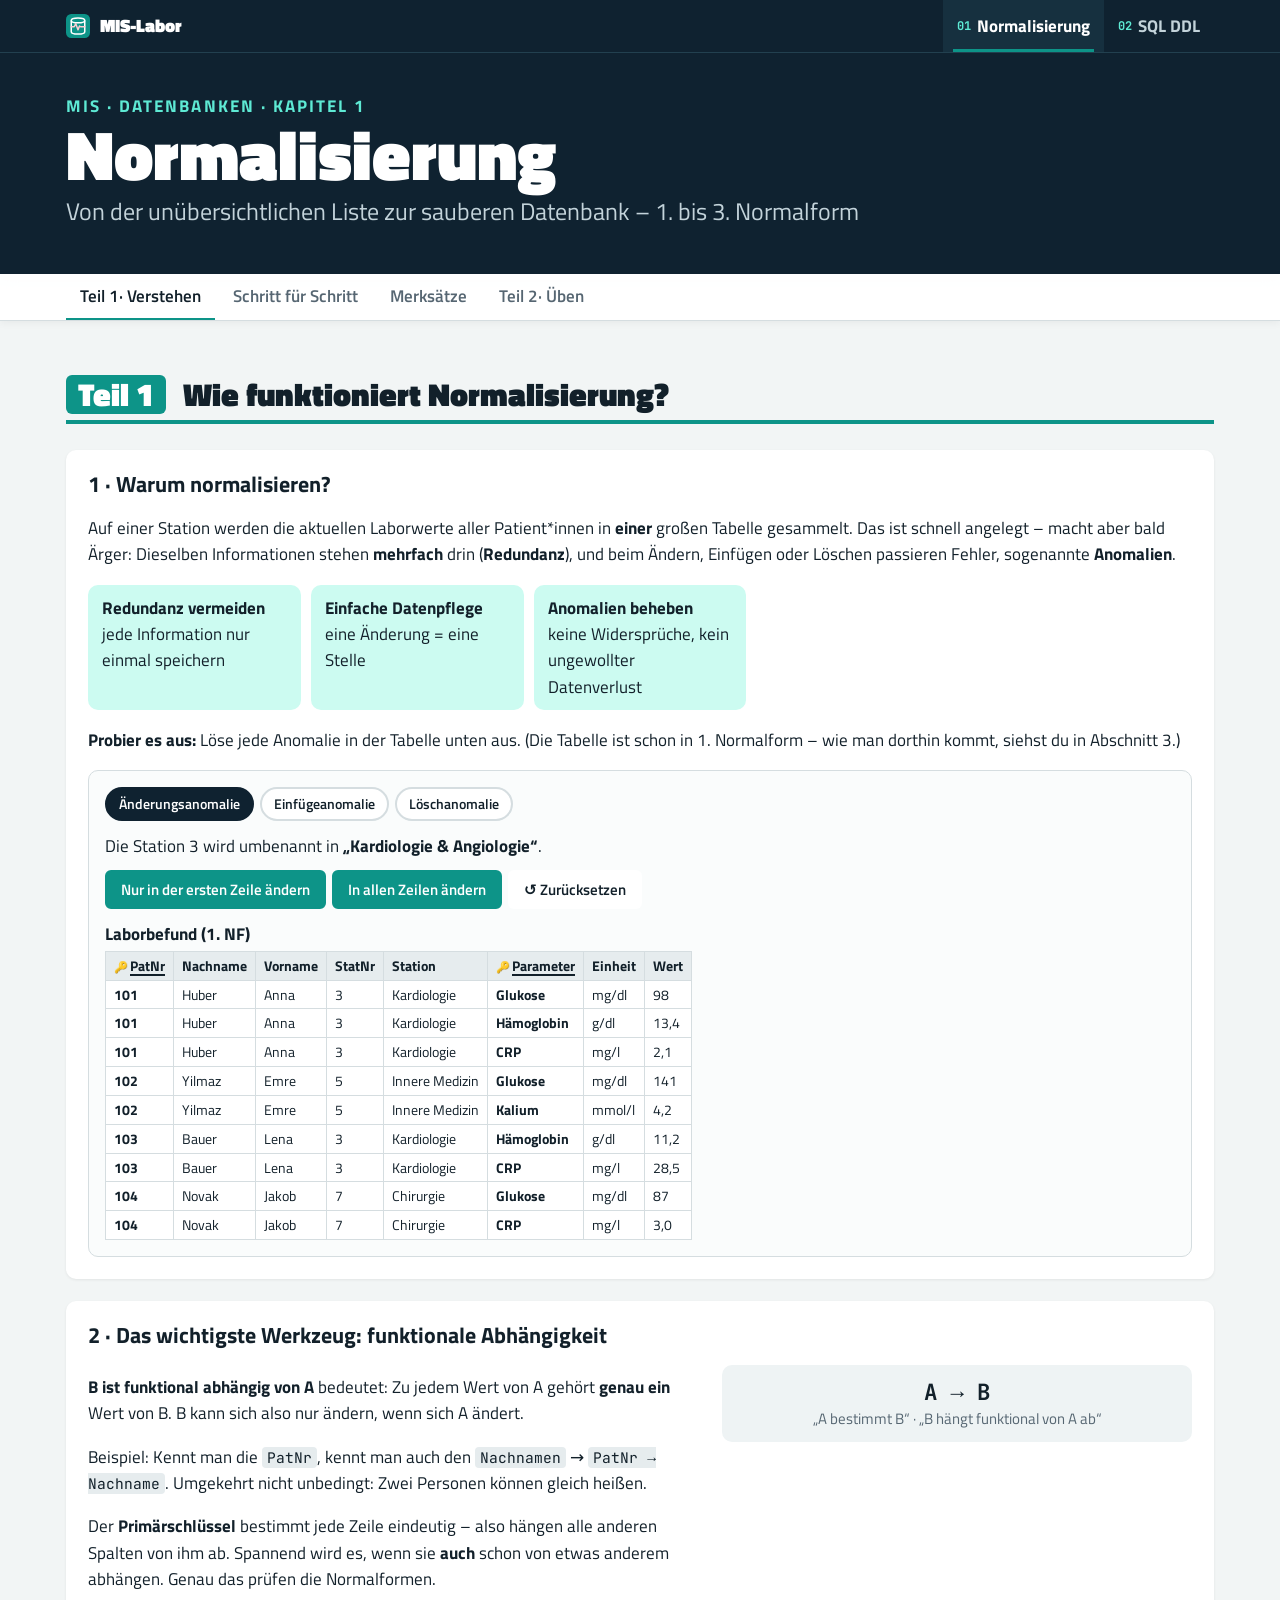
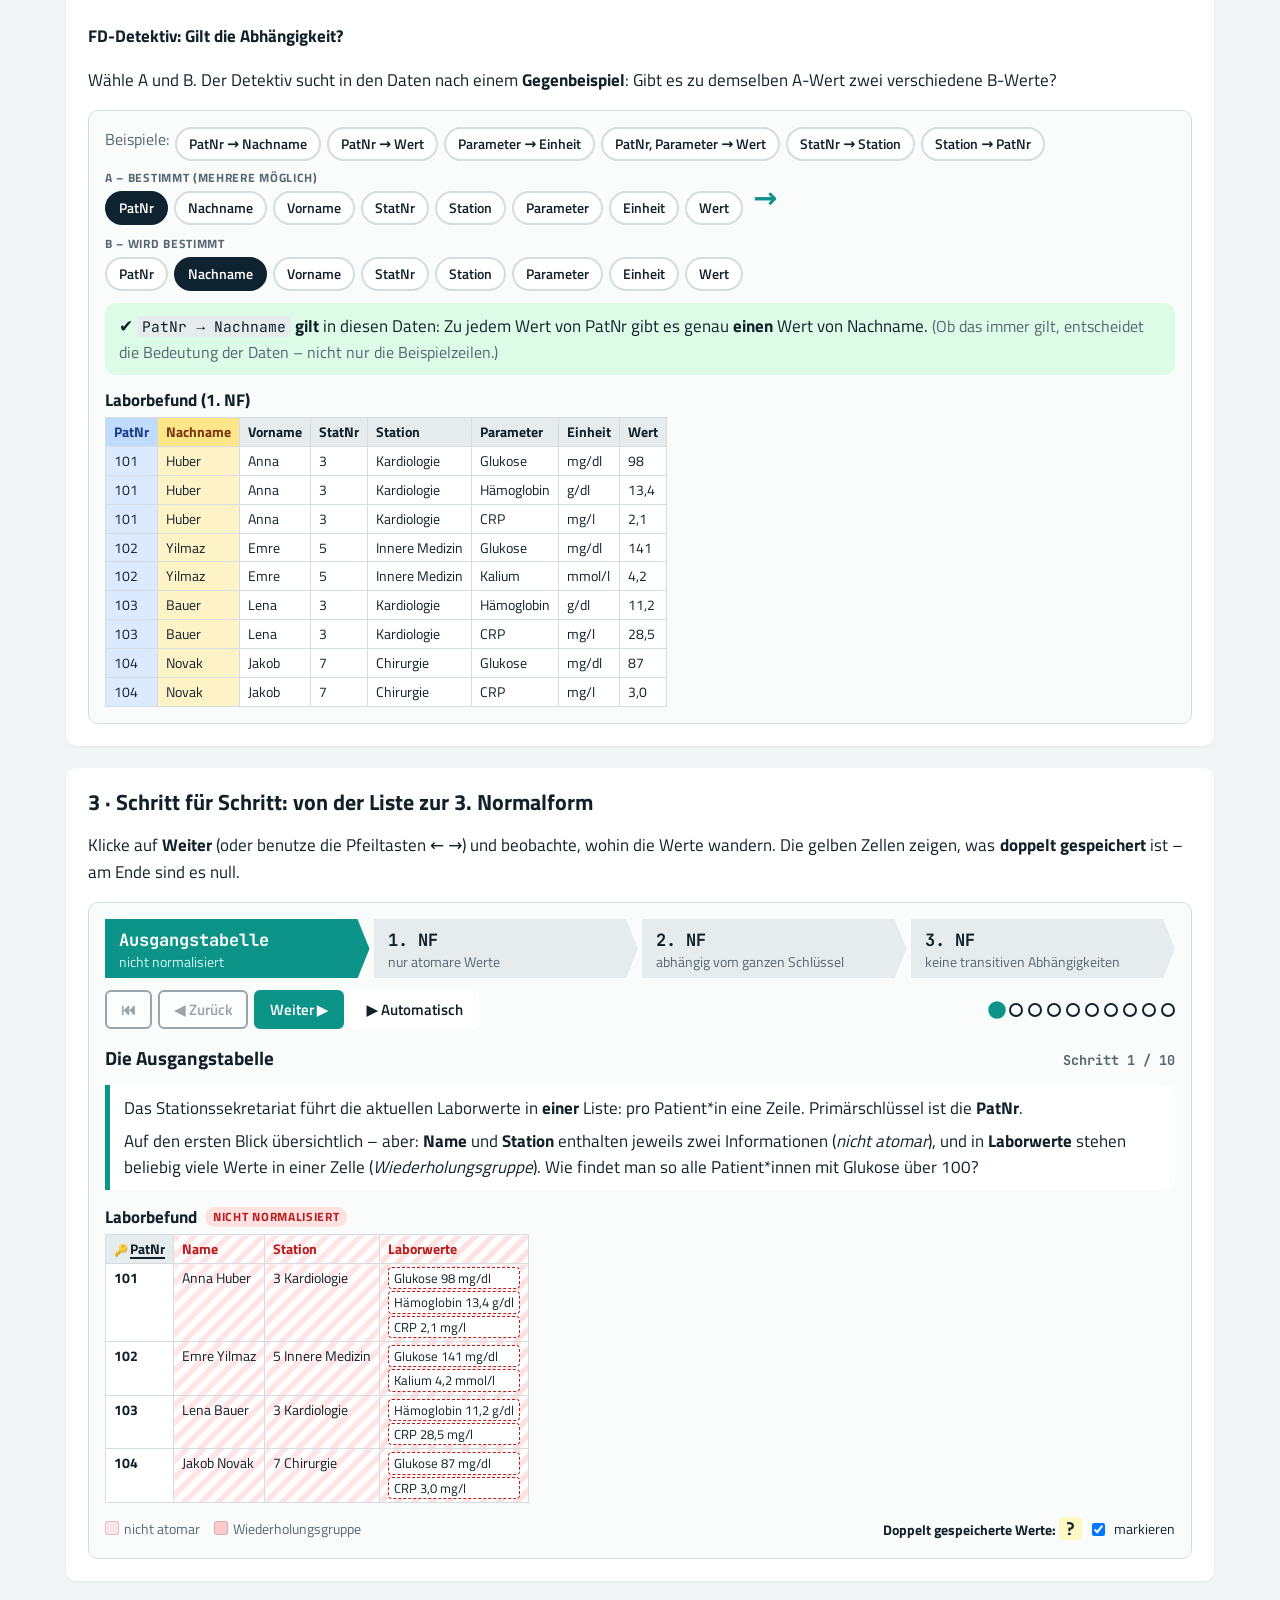
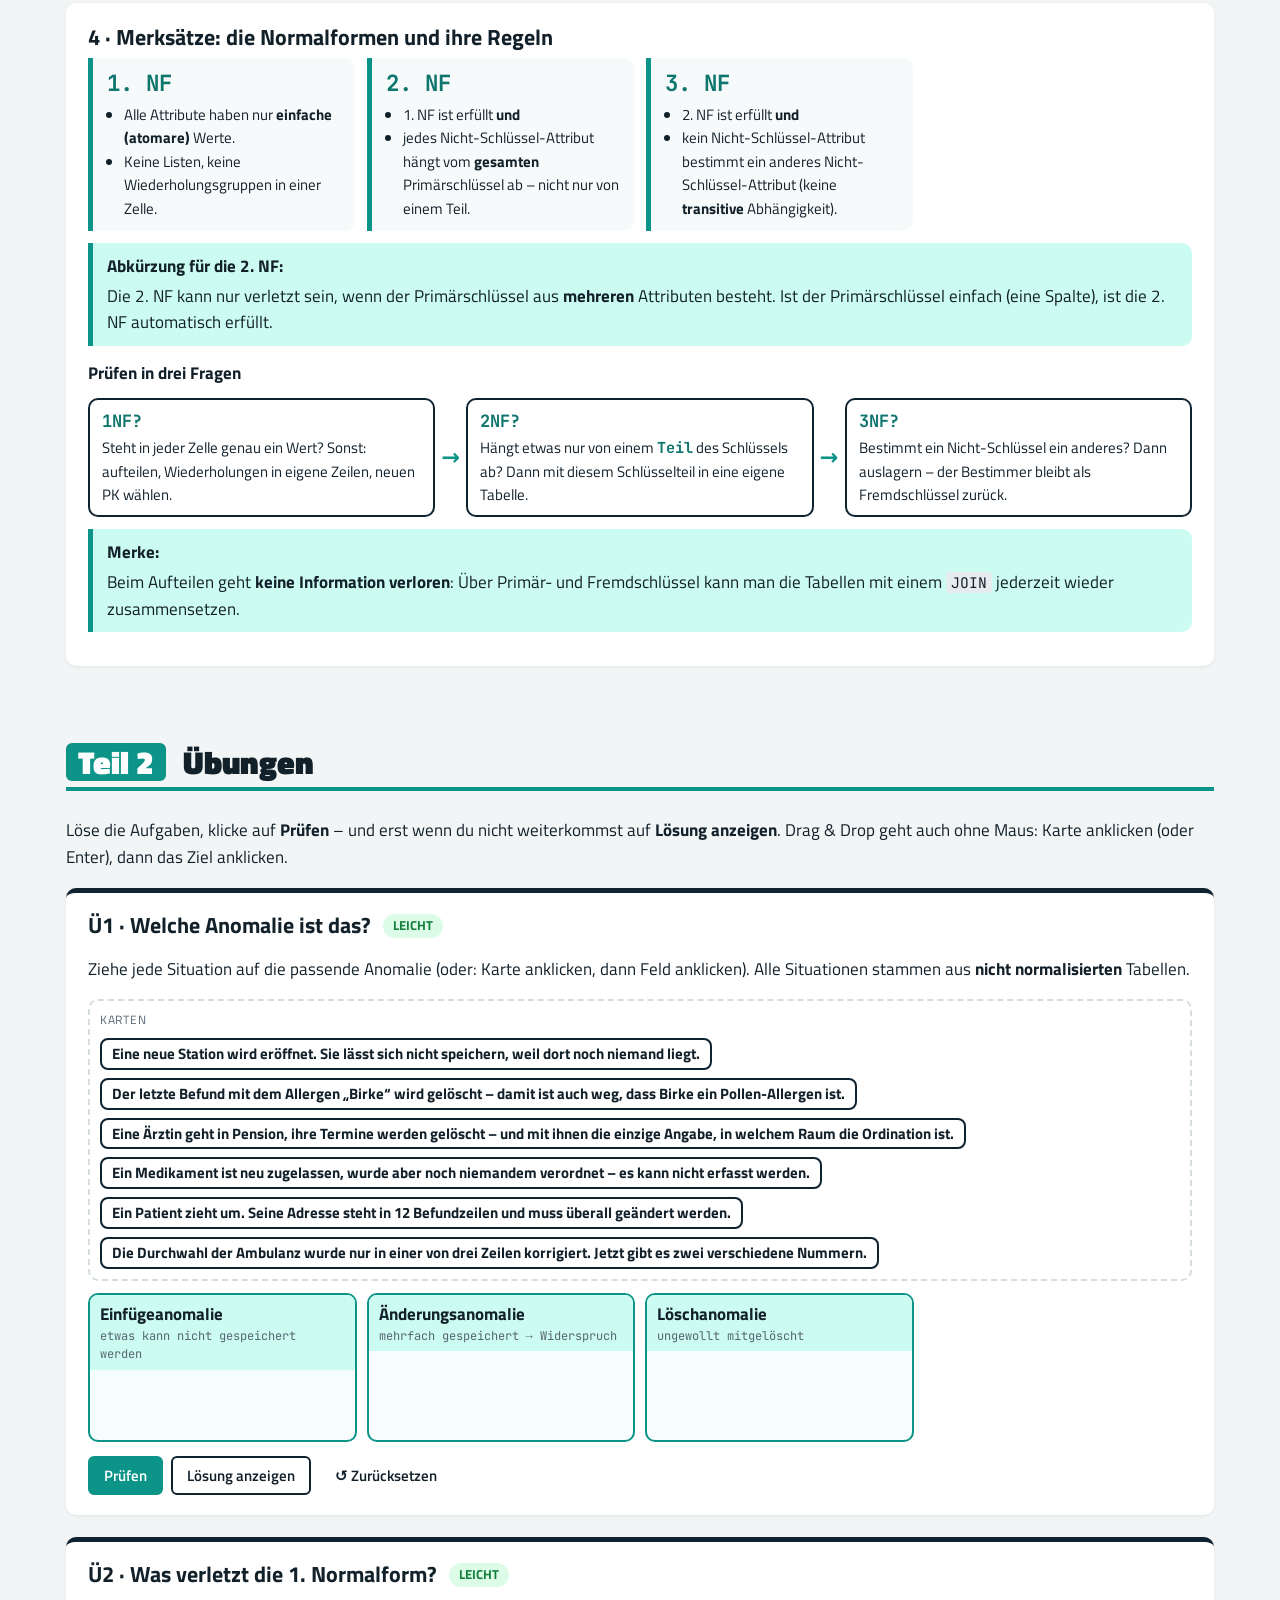
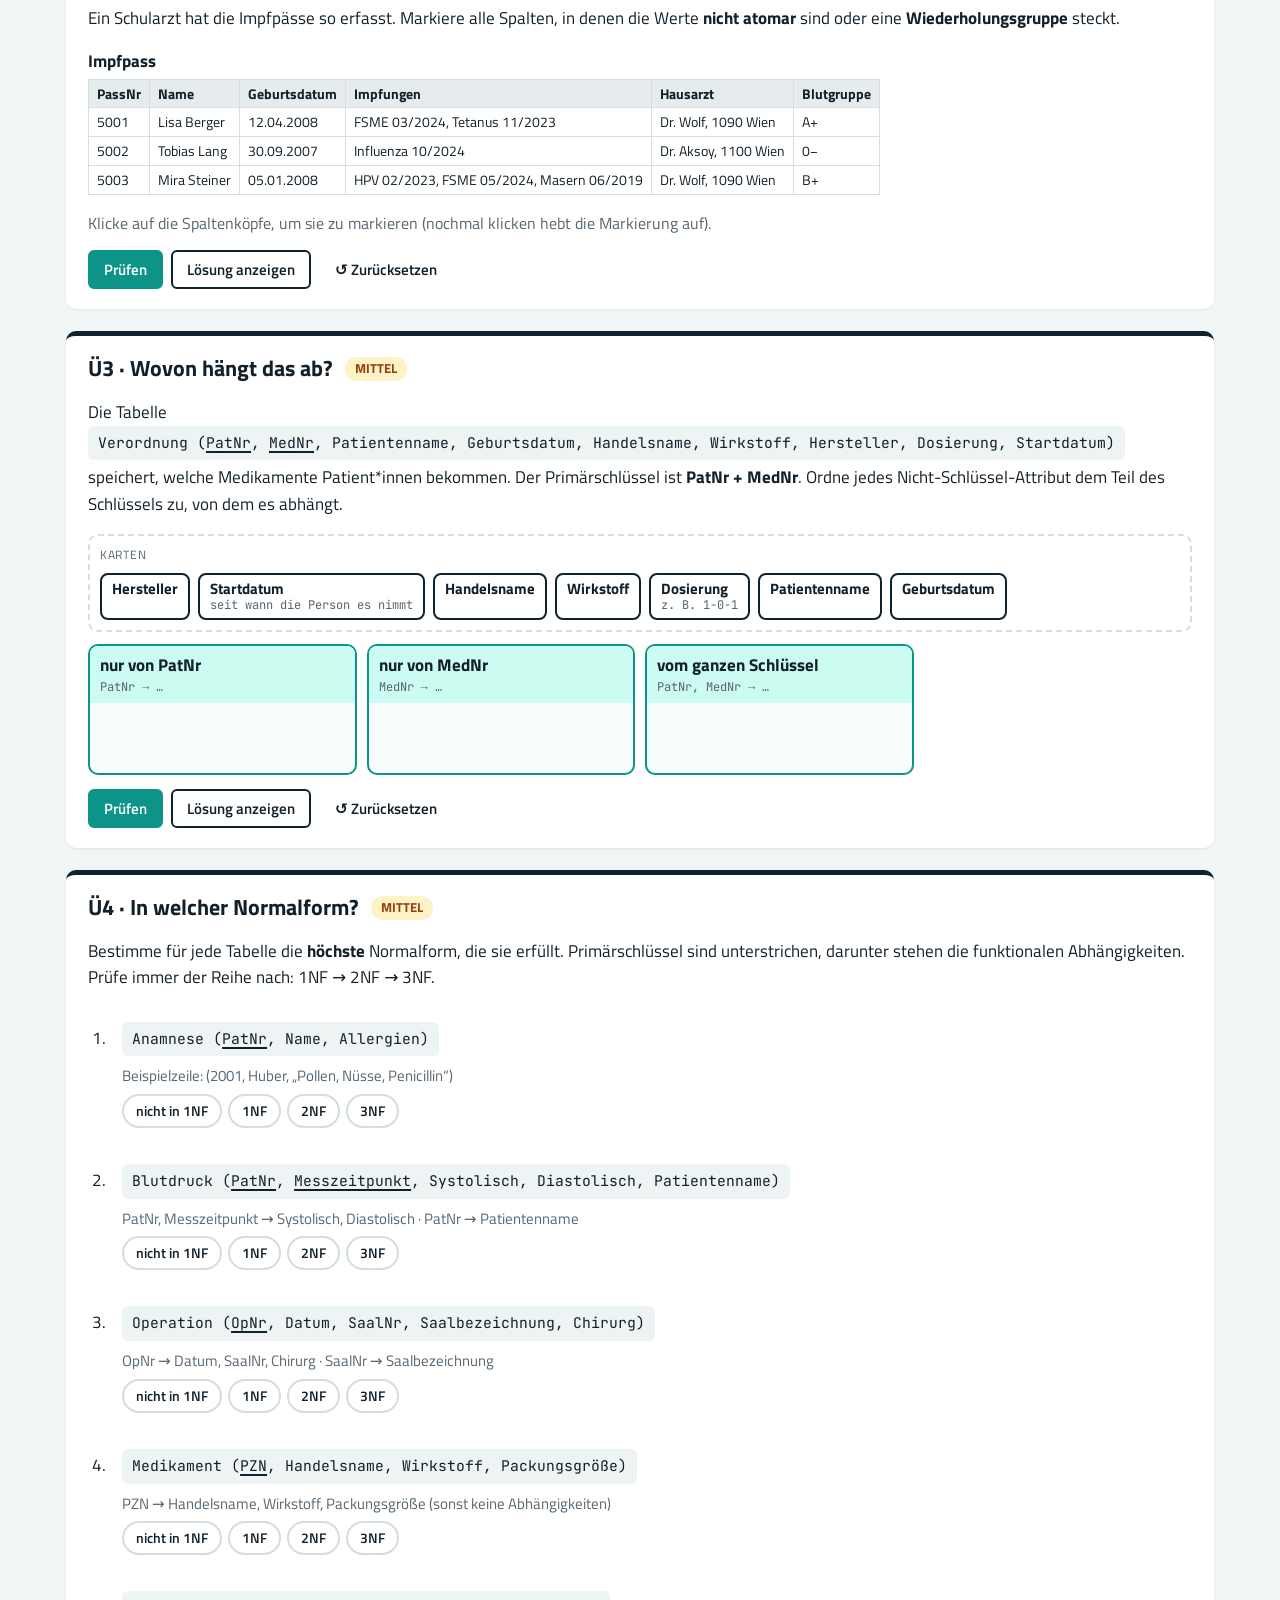
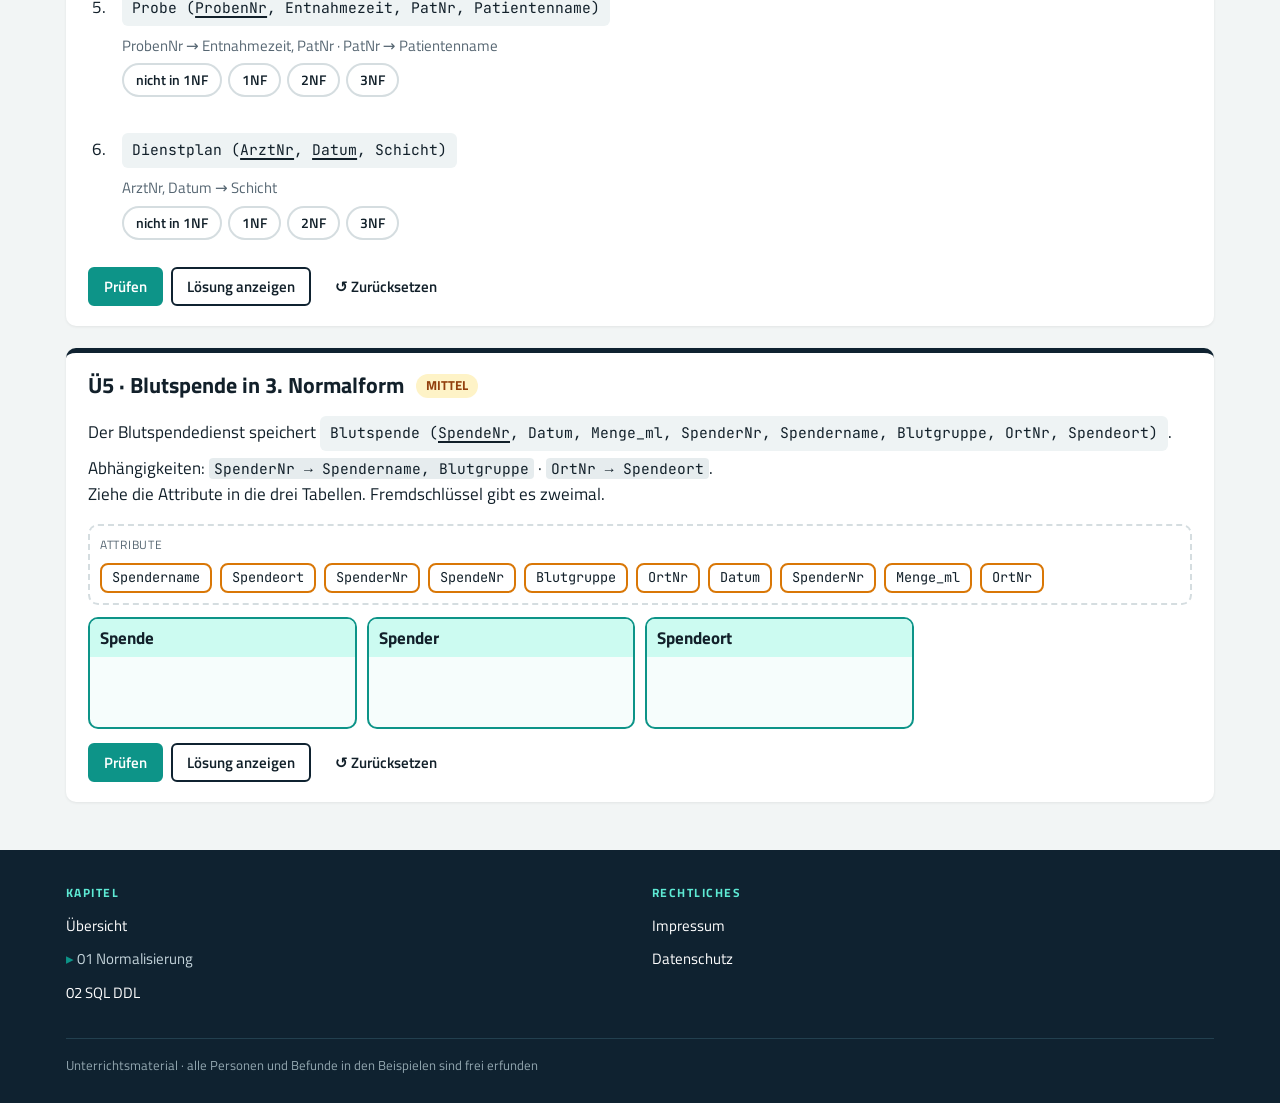
<file: normalisierung.html>
<!doctype html>
<html lang="de">
<head>
  <meta charset="utf-8">
  <meta name="viewport" content="width=device-width, initial-scale=1">
  <title>Normalisierung · MIS-Labor</title>
  <link rel="icon" href="img/logo.svg" type="image/svg+xml">
  <link rel="stylesheet" href="css/styles.css">
</head>
<body>
  <a class="skip-link" href="#main">Zum Inhalt springen</a>
  <header class="topbar">
    <div class="wrap topbar-in">
      <a class="brand" href="index.html"><img class="brand-logo" src="img/logo.svg" alt=""><span class="brand-name">MIS-Labor</span></a>
      <nav class="chapter-nav" aria-label="Kapitel">
        <a href="normalisierung.html" aria-current="page"><span class="nr">01</span> Normalisierung</a>
        <a href="ddl.html"><span class="nr">02</span> SQL DDL</a>
      </nav>
    </div>
  </header>

  <div class="hero">
    <svg class="ecg" viewBox="0 0 1200 90" preserveAspectRatio="none" aria-hidden="true"><path d="M0 60 H110 l8 -6 l8 6 H150 l6 10 l9 -52 l9 62 l7 -20 H230 q14 -16 28 0 H410 l8 -6 l8 6 H450 l6 10 l9 -52 l9 62 l7 -20 H530 q14 -16 28 0 H710 l8 -6 l8 6 H750 l6 10 l9 -52 l9 62 l7 -20 H830 q14 -16 28 0 H1010 l8 -6 l8 6 H1050 l6 10 l9 -52 l9 62 l7 -20 H1130 q14 -16 28 0 H1200"/></svg>
    <div class="wrap">
      <p class="eyebrow">MIS · Datenbanken · Kapitel 1</p>
      <h1>Normalisierung<span>Von der unübersichtlichen Liste zur sauberen Datenbank – 1. bis 3. Normalform</span></h1>
    </div>
  </div>
  <nav class="subnav" aria-label="Auf dieser Seite">
    <div class="wrap subnav-in">
      <a href="#teil1">Teil 1<span class="sub-long"> · Verstehen</span></a>
      <a href="#schritte"><span class="sub-long">Schritt für Schritt</span><span class="sub-short">Animation</span></a>
      <a href="#merksaetze">Merksätze</a>
      <a href="#teil2">Teil 2<span class="sub-long"> · Üben</span></a>
    </div>
  </nav>

  <main id="main" class="wrap">
    <!-- ============================== TEIL 1 ============================== -->
    <section id="teil1">
      <h2 class="part"><span>Teil 1</span> Wie funktioniert Normalisierung?</h2>

      <div class="section">
        <h3>1 · Warum normalisieren?</h3>
        <p>Auf einer Station werden die aktuellen Laborwerte aller Patient*innen in <b>einer</b> großen Tabelle gesammelt.
          Das ist schnell angelegt – macht aber bald Ärger: Dieselben Informationen stehen <b>mehrfach</b> drin (<b>Redundanz</b>),
          und beim Ändern, Einfügen oder Löschen passieren Fehler, sogenannte <b>Anomalien</b>.</p>
        <div class="goals">
          <div class="goal"><b>Redundanz vermeiden</b>jede Information nur einmal speichern</div>
          <div class="goal"><b>Einfache Datenpflege</b>eine Änderung = eine Stelle</div>
          <div class="goal"><b>Anomalien beheben</b>keine Widersprüche, kein ungewollter Datenverlust</div>
        </div>
        <p><b>Probier es aus:</b> Löse jede Anomalie in der Tabelle unten aus. (Die Tabelle ist schon in 1. Normalform – wie man
          dorthin kommt, siehst du in Abschnitt 3.)</p>
        <div id="anomaly-demo" class="panel"></div>
      </div>

      <div class="section">
        <h3>2 · Das wichtigste Werkzeug: funktionale Abhängigkeit</h3>
        <div class="two-col">
          <div>
            <p><b>B ist funktional abhängig von A</b> bedeutet: Zu jedem Wert von A gehört <b>genau ein</b> Wert von B.
              B kann sich also nur ändern, wenn sich A ändert.</p>
            <p>Beispiel: Kennt man die <code>PatNr</code>, kennt man auch den <code>Nachnamen</code> → <code>PatNr → Nachname</code>.
              Umgekehrt nicht unbedingt: Zwei Personen können gleich heißen.</p>
            <p>Der <b>Primärschlüssel</b> bestimmt jede Zeile eindeutig – also hängen alle anderen Spalten von ihm ab.
              Spannend wird es, wenn sie <b>auch</b> schon von etwas anderem abhängen. Genau das prüfen die Normalformen.</p>
          </div>
          <div class="fd-def">A → B<small>„A bestimmt B“ · „B hängt funktional von A ab“</small></div>
        </div>
        <h4 style="margin-top:14px">FD-Detektiv: Gilt die Abhängigkeit?</h4>
        <p>Wähle A und B. Der Detektiv sucht in den Daten nach einem <b>Gegenbeispiel</b>: Gibt es zu demselben A-Wert zwei verschiedene B-Werte?</p>
        <div id="fd-detective" class="panel"></div>
      </div>

      <div class="section" id="schritte">
        <h3>3 · Schritt für Schritt: von der Liste zur 3. Normalform</h3>
        <p>Klicke auf <b>Weiter</b> (oder benutze die Pfeiltasten ← →) und beobachte, wohin die Werte wandern.
          Die gelben Zellen zeigen, was <b>doppelt gespeichert</b> ist – am Ende sind es null.</p>
        <div id="norm-animation" class="panel"></div>
      </div>

      <div class="section" id="merksaetze">
        <h3>4 · Merksätze: die Normalformen und ihre Regeln</h3>
        <div class="rules">
          <div class="rule"><span class="nf">1. NF</span>
            <ul><li>Alle Attribute haben nur <b>einfache (atomare)</b> Werte.</li><li>Keine Listen, keine Wiederholungsgruppen in einer Zelle.</li></ul>
          </div>
          <div class="rule"><span class="nf">2. NF</span>
            <ul><li>1. NF ist erfüllt <b>und</b></li><li>jedes Nicht-Schlüssel-Attribut hängt vom <b>gesamten</b> Primärschlüssel ab – nicht nur von einem Teil.</li></ul>
          </div>
          <div class="rule"><span class="nf">3. NF</span>
            <ul><li>2. NF ist erfüllt <b>und</b></li><li>kein Nicht-Schlüssel-Attribut bestimmt ein anderes Nicht-Schlüssel-Attribut (keine <b>transitive</b> Abhängigkeit).</li></ul>
          </div>
        </div>
        <div class="callout"><b>Abkürzung für die 2. NF:</b>
          <p>Die 2. NF kann nur verletzt sein, wenn der Primärschlüssel aus <b>mehreren</b> Attributen besteht.
            Ist der Primärschlüssel einfach (eine Spalte), ist die 2. NF automatisch erfüllt.</p>
        </div>
        <h4 style="margin-top:14px">Prüfen in drei Fragen</h4>
        <div class="check-flow">
          <div class="check-q"><b>1NF?</b><p>Steht in jeder Zelle genau ein Wert? Sonst: aufteilen, Wiederholungen in eigene Zeilen, neuen PK wählen.</p></div>
          <div class="check-arrow" aria-hidden="true">→</div>
          <div class="check-q"><b>2NF?</b><p>Hängt etwas nur von einem <b>Teil</b> des Schlüssels ab? Dann mit diesem Schlüsselteil in eine eigene Tabelle.</p></div>
          <div class="check-arrow" aria-hidden="true">→</div>
          <div class="check-q"><b>3NF?</b><p>Bestimmt ein Nicht-Schlüssel ein anderes? Dann auslagern – der Bestimmer bleibt als Fremdschlüssel zurück.</p></div>
        </div>
        <div class="callout"><b>Merke:</b>
          <p>Beim Aufteilen geht <b>keine Information verloren</b>: Über Primär- und Fremdschlüssel kann man die Tabellen mit einem
            <code>JOIN</code> jederzeit wieder zusammensetzen.</p>
        </div>
      </div>
    </section>

    <!-- ============================== TEIL 2 ============================== -->
    <section id="teil2">
      <h2 class="part"><span>Teil 2</span> Übungen</h2>
      <p>Löse die Aufgaben, klicke auf <b>Prüfen</b> – und erst wenn du nicht weiterkommst auf <b>Lösung anzeigen</b>.
        Drag &amp; Drop geht auch ohne Maus: Karte anklicken (oder Enter), dann das Ziel anklicken.</p>
      <div id="exercises" class="exercises"></div>
    </section>
  </main>

  <footer class="site-footer">
    <div class="wrap footer-grid">
      <nav aria-labelledby="ft-kapitel">
        <h2 id="ft-kapitel">Kapitel</h2>
        <ul>
          <li><a href="index.html">Übersicht</a></li>
          <li><a href="normalisierung.html" aria-current="page">01 Normalisierung</a></li>
          <li><a href="ddl.html">02 SQL DDL</a></li>
        </ul>
      </nav>
      <nav aria-labelledby="ft-recht">
        <h2 id="ft-recht">Rechtliches</h2>
        <ul>
          <li><a href="impressum.html">Impressum</a></li>
          <li><a href="impressum.html#datenschutz">Datenschutz</a></li>
        </ul>
      </nav>
    </div>
    <div class="wrap"><p class="footer-note">Unterrichtsmaterial · alle Personen und Befunde in den Beispielen sind frei erfunden</p></div>
  </footer>

  <script src="js/common/nav.js"></script>
  <script src="js/common/flip.js"></script>
  <script src="js/common/relationView.js"></script>
  <script src="js/common/sceneStepper.js"></script>
  <script src="js/common/dragDrop.js"></script>
  <script src="js/exercises/exercise.js"></script>
  <script src="js/exercises/dragMatchExercise.js"></script>
  <script src="js/exercises/columnPickExercise.js"></script>
  <script src="js/exercises/choiceQuiz.js"></script>
  <script src="js/exercises/schemaBuilderExercise.js"></script>
  <script src="js/normalisierung/labData.js"></script>
  <script src="js/normalisierung/normScenes.js"></script>
  <script src="js/normalisierung/normAnimation.js"></script>
  <script src="js/normalisierung/anomalyDemo.js"></script>
  <script src="js/normalisierung/fdDetective.js"></script>
  <script src="js/normalisierung/normExercises.js"></script>
  <script src="js/normalisierung/normPage.js"></script>
</body>
</html>
</file>
<file: css/styles.css>
/* ---------- Fonts (self-hosted, SIL Open Font License, see fonts/OFL-*.txt) ---------- */
@font-face { font-family: 'Titillium Web'; font-style: normal; font-weight: 400; font-display: swap; src: url('../fonts/titillium-web-latin-400-normal.woff2') format('woff2'); }
@font-face { font-family: 'Titillium Web'; font-style: normal; font-weight: 600; font-display: swap; src: url('../fonts/titillium-web-latin-600-normal.woff2') format('woff2'); }
@font-face { font-family: 'Titillium Web'; font-style: normal; font-weight: 700; font-display: swap; src: url('../fonts/titillium-web-latin-700-normal.woff2') format('woff2'); }
@font-face { font-family: 'Titillium Web'; font-style: normal; font-weight: 900; font-display: swap; src: url('../fonts/titillium-web-latin-900-normal.woff2') format('woff2'); }
@font-face { font-family: 'JetBrains Mono'; font-style: normal; font-weight: 400; font-display: swap; src: url('../fonts/jetbrains-mono-latin-400-normal.woff2') format('woff2'); }
@font-face { font-family: 'JetBrains Mono'; font-style: normal; font-weight: 700; font-display: swap; src: url('../fonts/jetbrains-mono-latin-700-normal.woff2') format('woff2'); }

/* ---------- Design tokens ---------- */
:root {
  --bg: #f2f5f5;
  --surface: #ffffff;
  --ink: #12202a;
  --muted: #566672;
  --line: #d5dde0;
  --accent: #0d9488;          /* teal = "Labor" */
  --accent-dark: #0f766e;
  --accent-soft: #ccfbf1;
  --navy: #0f2230;
  --navy-2: #16303f;
  --alarm: #e11d48;           /* ECG / alarm red */
  --pk: #2563eb;
  --pk-soft: #dbeafe;
  --fk: #d97706;
  --fk-soft: #fef3c7;
  --ok: #15803d;
  --ok-soft: #dcfce7;
  --bad: #b91c1c;
  --bad-soft: #fee2e2;
  --active: #fff7cc;
  /* dependency colours (normalisation) */
  --dep-a: #2563eb;  --dep-a-soft: #dbeafe;   /* depends on key part A */
  --dep-b: #d97706;  --dep-b-soft: #fef3c7;   /* depends on key part B */
  --dep-full: #15803d; --dep-full-soft: #dcfce7; /* depends on the whole key */
  --dep-trans: #9333ea; --dep-trans-soft: #f3e8ff; /* depends on a non-key attribute */
  --radius: 10px;
  --mono: 'JetBrains Mono', Consolas, monospace;
  --sans: 'Titillium Web', 'Segoe UI', system-ui, sans-serif;
  --topbar-h: 52px;
  --subnav-h: 46px;
  --sticky-offset: calc(var(--topbar-h) + var(--subnav-h));
}

* { box-sizing: border-box; }
html { scroll-behavior: smooth; scroll-padding-top: calc(var(--sticky-offset) + 12px); }
@media (prefers-reduced-motion: reduce) { html { scroll-behavior: auto; } }
body { margin: 0; background: var(--bg); color: var(--ink); font: 17px/1.55 var(--sans); }
code, pre { font-family: var(--mono); font-size: .86em; }
code { background: #e6ecee; padding: 1px 5px; border-radius: 4px; }
.wrap { max-width: 1180px; margin: 0 auto; padding: 0 16px; }
.muted { color: var(--muted); font-size: .92em; }
h2, h3 { line-height: 1.2; }
h3 { font-size: 1.35rem; margin: 0 0 .5rem; }
h4 { margin: 0 0 4px; }

/* ---------- Hero with ECG line ---------- */
.hero { background: var(--navy); color: #fff; position: relative; overflow: hidden; padding: 40px 0 32px; }
.ecg { position: absolute; inset: auto 0 10px 0; width: 100%; height: 90px; opacity: .35; pointer-events: none; }
.ecg path { fill: none; stroke: var(--alarm); stroke-width: 2.5; stroke-linejoin: round; stroke-dasharray: 2000; stroke-dashoffset: 2000; animation: ecg 4s linear infinite; }
@keyframes ecg { 0% { stroke-dashoffset: 2000; } 70%, 100% { stroke-dashoffset: 0; } }
@media (prefers-reduced-motion: reduce) { .ecg path { animation: none; stroke-dashoffset: 0; } }
.hero .wrap { position: relative; }
.eyebrow { color: #5eead4; font-weight: 700; letter-spacing: .12em; text-transform: uppercase; margin: 0; }
.hero h1 { font-size: clamp(2.4rem, 7vw, 4.4rem); font-weight: 900; margin: 0 0 18px; line-height: 1; }
.hero h1 span { display: block; font-size: .34em; font-weight: 400; color: #c3d3da; margin-top: 10px; }

/* ---------- Sections ---------- */
section { padding-top: 28px; }
.part { font-size: 2rem; font-weight: 900; border-bottom: 4px solid var(--accent); padding-bottom: 6px; }
.part span { background: var(--accent); color: #fff; padding: 0 12px; margin-right: 10px; display: inline-block; border-radius: 6px; }
.section { background: var(--surface); border-radius: var(--radius); padding: 22px; margin: 22px 0; box-shadow: 0 1px 3px rgb(0 0 0 / .07); }
.panel { border: 1px solid var(--line); border-radius: var(--radius); padding: 16px; background: #fafcfc; }
.two-col { display: grid; grid-template-columns: 1.3fr 1fr; gap: 24px; align-items: start; }
.two-col > *, .db-info > *, .scene-tables > * { min-width: 0; }
.pk { color: var(--pk); background: var(--pk-soft); border-radius: 4px; padding: 0 4px; font-family: var(--mono); font-size: .85em; }
.fk { color: var(--fk); background: var(--fk-soft); border-radius: 4px; padding: 0 4px; font-family: var(--mono); font-size: .85em; }
.schema { font-family: var(--mono); font-size: .92rem; background: #eef3f4; border-radius: 6px; padding: 6px 10px; display: inline-block; margin: 4px 0; }
.schema u { text-decoration-thickness: 2px; text-underline-offset: 3px; }
.schema .fkref { color: var(--fk); }
.callout { background: var(--accent-soft); border-left: 5px solid var(--accent); padding: 10px 14px; border-radius: 0 var(--radius) var(--radius) 0; margin: 12px 0; }
.callout p { margin: 4px 0 0; }

/* ---------- Buttons & chips ---------- */
.btn {
  font: 600 .95rem var(--sans); border: 2px solid var(--navy); background: #fff; color: var(--ink);
  padding: 6px 14px; border-radius: 6px; cursor: pointer;
}
.btn:hover:not(:disabled) { background: #e6ecee; }
.btn.primary { background: var(--accent); border-color: var(--accent); color: #fff; }
.btn.primary:hover:not(:disabled) { background: var(--accent-dark); }
.btn:disabled { opacity: .4; cursor: not-allowed; }
.btn.ghost-btn { border-color: transparent; }
.chips { display: flex; flex-wrap: wrap; gap: 6px; }
.chip {
  font: 600 .9rem var(--sans); border: 2px solid var(--line); background: #fff; border-radius: 999px;
  padding: 4px 12px; cursor: pointer; color: var(--ink);
}
.chip:hover { border-color: var(--navy); }
.chip.active, .chip[aria-pressed="true"] { background: var(--navy); color: #fff; border-color: var(--navy); }
:focus-visible { outline: 3px solid var(--pk); outline-offset: 2px; }

/* ---------- Relation tables ---------- */
.rel { display: inline-flex; flex-direction: column; max-width: 100%; vertical-align: top; }
.rel-title { font-weight: 700; margin-bottom: 4px; display: flex; align-items: center; gap: 8px; flex-wrap: wrap; }
.rel-title .v { font-size: 1.05rem; }
.rel-badge { font-size: .72rem; font-weight: 700; text-transform: uppercase; letter-spacing: .06em; padding: 1px 8px; border-radius: 999px; background: var(--ok-soft); color: var(--ok); }
.rel-badge.warn { background: var(--bad-soft); color: var(--bad); }
.tbl-scroll { overflow-x: auto; max-width: 100%; }
table.data { border-collapse: collapse; font-size: .88rem; background: #fff; }
table.data th, table.data td { border: 1px solid var(--line); padding: 3px 8px; text-align: left; white-space: nowrap; vertical-align: top; transition: background .3s; }
table.data th { background: #e6ecee; font-weight: 700; }
table.data .v { display: inline-block; }
table.data th.is-pk .v { text-decoration: underline; text-decoration-thickness: 2px; text-underline-offset: 3px; }
table.data th.is-pk::before { content: '🔑 '; font-size: .8em; }
table.data th.is-fk::after { content: ' FK'; font: 700 .65rem var(--mono); color: var(--fk); vertical-align: super; }
table.data td.is-pk { font-weight: 700; }
/* column marks */
table.data .m-nonatomic { background: repeating-linear-gradient(-45deg, #fff, #fff 6px, #ffe4e6 6px, #ffe4e6 12px); }
table.data th.m-nonatomic { color: var(--bad); }
table.data .m-repeat { background: repeating-linear-gradient(-45deg, #fff, #fff 6px, #fee2e2 6px, #fee2e2 12px); }
table.data th.m-repeat { color: var(--bad); }
table.data .m-new { background: #ecfeff; }
table.data th.m-new { background: #a5f3fc; }
table.data .m-dep-a { background: var(--dep-a-soft); }
table.data th.m-dep-a { background: #bfdbfe; color: #1e3a8a; }
table.data .m-dep-b { background: var(--dep-b-soft); }
table.data th.m-dep-b { background: #fde68a; color: #78350f; }
table.data .m-dep-full { background: var(--dep-full-soft); }
table.data th.m-dep-full { background: #bbf7d0; color: #14532d; }
table.data .m-dep-trans { background: var(--dep-trans-soft); }
table.data th.m-dep-trans { background: #e9d5ff; color: #581c87; }
table.data .m-key { background: #f1f5f9; }
/* cell / row marks */
table.data td.redundant { box-shadow: inset 0 0 0 2px #facc15; background-image: linear-gradient(#fef9c3, #fef9c3); }
table.data td.conflict { box-shadow: inset 0 0 0 2px var(--bad); background: var(--bad-soft) !important; color: var(--bad); font-weight: 700; }
table.data tr.dup td { opacity: .5; text-decoration: line-through; text-decoration-color: var(--bad); text-decoration-thickness: 2px; }
table.data tr.hit td { background: var(--active); }
table.data tr.gone td { background: var(--bad-soft); text-decoration: line-through; color: var(--bad); }
table.data tr.added td { background: var(--ok-soft); }
table.data tr.error td { background: var(--bad-soft); }
table.data tr.dim td { opacity: .4; }
.null { color: var(--muted); font-style: italic; }
.group-list { display: flex; flex-direction: column; gap: 2px; }
.group-item { display: inline-block; background: #fff; border: 1px dashed var(--bad); border-radius: 4px; padding: 0 5px; font-size: .82rem; }
.show-redundancy-off table.data td.redundant { box-shadow: none; background-image: none; }

/* ---------- Normalisation stepper ---------- */
.stage-bar { display: flex; flex-wrap: wrap; gap: 4px; margin-bottom: 12px; }
.stage {
  flex: 1 1 120px; display: flex; flex-direction: column; background: #e6ecee; padding: 8px 18px 8px 14px; border: 0;
  clip-path: polygon(0 0, calc(100% - 12px) 0, 100% 50%, calc(100% - 12px) 100%, 0 100%); text-align: left;
  font: inherit; color: inherit; cursor: pointer; transition: background .3s;
}
.stage b { font-family: var(--mono); }
.stage small { color: var(--muted); line-height: 1.2; }
.stage.done { background: var(--accent-soft); }
.stage.current { background: var(--accent); color: #fff; }
.stage.current small { color: #d1faf5; }
.step-toolbar { display: flex; flex-wrap: wrap; gap: 10px; align-items: center; justify-content: space-between; }
.controls { display: flex; flex-wrap: wrap; gap: 6px; align-items: center; }
.step-dots { display: flex; gap: 5px; flex-wrap: wrap; }
.step-dot { width: 14px; height: 14px; border-radius: 50%; border: 2px solid var(--navy); background: #fff; padding: 0; cursor: pointer; }
.step-dot.done { background: var(--accent-soft); border-color: var(--accent); }
.step-dot.current { background: var(--accent); border-color: var(--accent); transform: scale(1.25); }
.scene-head { display: flex; justify-content: space-between; align-items: baseline; flex-wrap: wrap; gap: 6px; margin-top: 14px; }
.scene-head h4 { font-size: 1.2rem; }
.scene-count { font: 700 .85rem var(--mono); color: var(--muted); }
.narration { background: #fff; border-left: 5px solid var(--accent); padding: 10px 14px; margin: 8px 0 14px; border-radius: 0 var(--radius) var(--radius) 0; min-height: 4.8em; }
.narration p { margin: 0 0 6px; }
.narration p:last-child { margin-bottom: 0; }
.scene-tables { display: flex; flex-wrap: wrap; gap: 18px 22px; align-items: flex-start; min-height: 200px; }
.fd-list { display: flex; flex-wrap: wrap; gap: 8px; margin: 0 0 12px; }
.fd { font: .85rem var(--mono); padding: 3px 10px; border-radius: 6px; border: 2px solid; background: #fff; }
.fd.k-dep-a { border-color: var(--dep-a); color: #1e3a8a; background: var(--dep-a-soft); }
.fd.k-dep-b { border-color: var(--dep-b); color: #78350f; background: var(--dep-b-soft); }
.fd.k-dep-full { border-color: var(--dep-full); color: #14532d; background: var(--dep-full-soft); }
.fd.k-dep-trans { border-color: var(--dep-trans); color: #581c87; background: var(--dep-trans-soft); }
.fd.k-ok { border-color: var(--line); color: var(--muted); }
.scene-foot { display: flex; flex-wrap: wrap; gap: 14px; justify-content: space-between; align-items: center; margin-top: 14px; font-size: .9rem; }
.legend { display: flex; flex-wrap: wrap; gap: 6px 14px; color: var(--muted); }
.legend span::before { content: ''; display: inline-block; width: 12px; height: 12px; border-radius: 3px; margin-right: 5px; vertical-align: -1px; background: var(--c); border: 1px solid rgb(0 0 0 / .15); }
.redundancy-meter { font-weight: 700; }
.redundancy-meter b { font: 700 1.1rem var(--mono); padding: 0 6px; border-radius: 4px; background: #fef9c3; }
.redundancy-meter b.zero { background: var(--ok-soft); color: var(--ok); }
label.toggle { display: inline-flex; gap: 6px; align-items: center; cursor: pointer; }

/* final schema diagram */
.erd { display: flex; flex-wrap: wrap; align-items: center; gap: 4px; margin-top: 10px; }
.erd-box { border: 2px solid var(--navy); border-radius: 8px; background: #fff; overflow: hidden; min-width: 130px; font-size: .85rem; }
.erd-box b { display: block; background: var(--navy); color: #fff; padding: 2px 10px; }
.erd-box div { padding: 1px 10px; font-family: var(--mono); font-size: .8rem; }
.erd-box .pkline { text-decoration: underline; }
.erd-box .fkline { color: var(--fk); }
.erd-link { font: 700 .8rem var(--mono); color: var(--accent-dark); text-align: center; padding: 0 4px; }
.erd-link::before { content: ''; display: block; border-top: 3px solid var(--accent); width: 46px; margin: 0 auto 2px; }

/* ---------- Anomaly demo & FD detective ---------- */
.tabs { display: flex; flex-wrap: wrap; gap: 6px; margin-bottom: 12px; }
.anomaly-text { margin: 0 0 10px; }
.anomaly-verdict { margin-top: 12px; padding: 10px 14px; border-radius: var(--radius); }
.anomaly-verdict.bad { background: var(--bad-soft); border-left: 5px solid var(--bad); }
.anomaly-verdict.good { background: var(--ok-soft); border-left: 5px solid var(--ok); }
.anomaly-verdict p { margin: 4px 0 0; }
.fd-builder { display: flex; flex-wrap: wrap; align-items: center; gap: 10px; margin: 8px 0 12px; }
.fd-side { display: flex; flex-direction: column; gap: 4px; }
.fd-side small { font-weight: 700; color: var(--muted); text-transform: uppercase; letter-spacing: .06em; font-size: .72rem; }
.fd-arrow { font: 900 1.8rem var(--sans); color: var(--accent); }
.fd-result { padding: 10px 14px; border-radius: var(--radius); margin-bottom: 12px; min-height: 3em; }
.fd-result.ok { background: var(--ok-soft); }
.fd-result.bad { background: var(--bad-soft); }
.fd-result.info { background: #eef3f4; }

/* ---------- Rules ---------- */
.rules { display: grid; grid-template-columns: repeat(auto-fill, minmax(260px, 1fr)); gap: 12px; }
.rule { border-left: 5px solid var(--accent); background: #f7fafa; padding: 10px 14px; border-radius: 0 var(--radius) var(--radius) 0; }
.rule p, .rule ul { margin: 4px 0 0; font-size: .95rem; }
.rule ul { padding-left: 1.1em; }
.rule .nf { font: 900 1.4rem var(--mono); color: var(--accent-dark); }
.anomaly-cards { display: grid; grid-template-columns: repeat(auto-fill, minmax(230px, 1fr)); gap: 12px; }
.anomaly-card { border: 2px solid var(--bad-soft); border-radius: var(--radius); padding: 10px 14px; background: #fff; }
.anomaly-card b { color: var(--bad); }
.anomaly-card p { margin: 4px 0 0; font-size: .95rem; }

/* ---------- Exercises ---------- */
.exercises { display: flex; flex-direction: column; gap: 22px; margin: 18px 0 40px; }
.exercise { background: var(--surface); border-radius: var(--radius); padding: 20px 22px; box-shadow: 0 1px 3px rgb(0 0 0 / .07); border-top: 5px solid var(--navy); }
.ex-head { display: flex; align-items: center; gap: 12px; flex-wrap: wrap; }
.ex-head h3 { margin: 0; }
.level { font-size: .8rem; font-weight: 700; text-transform: uppercase; padding: 2px 10px; border-radius: 999px; }
.level-leicht { background: var(--ok-soft); color: var(--ok); }
.level-mittel { background: var(--fk-soft); color: #92400e; }
.level-schwer { background: var(--bad-soft); color: var(--bad); }
.ex-actions { display: flex; gap: 8px; flex-wrap: wrap; margin-top: 14px; }
.feedback { margin-top: 12px; padding: 10px 14px; border-radius: var(--radius); font-weight: 600; }
.feedback.ok { background: var(--ok-soft); color: var(--ok); }
.feedback.wrong { background: var(--bad-soft); color: var(--bad); }
.feedback.info { background: var(--pk-soft); color: #1e3a8a; }
.solution { margin-top: 10px; border-top: 1px dashed var(--line); padding-top: 10px; }
.solution p { margin: 4px 0; }

/* drag & drop */
.dd-pool { display: flex; flex-wrap: wrap; gap: 8px; min-height: 64px; padding: 10px; border: 2px dashed var(--line); border-radius: var(--radius); }
.dd-pool::before { content: attr(data-label); width: 100%; font-size: .75rem; color: var(--muted); text-transform: uppercase; letter-spacing: .06em; }
.dd-zones { display: grid; grid-template-columns: repeat(auto-fill, minmax(220px, 1fr)); gap: 10px; margin-top: 12px; }
.zone { border: 2px solid var(--accent); border-radius: var(--radius); background: #f6fdfc; cursor: pointer; }
.zone-head { background: var(--accent-soft); padding: 6px 10px; display: flex; flex-direction: column; border-radius: 8px 8px 0 0; }
.zone-head small { font-family: var(--mono); font-size: .75rem; color: var(--muted); }
.zone-drop { min-height: 70px; padding: 6px; display: flex; flex-direction: column; gap: 6px; }
.zone.over, .dd-pool.over { background: var(--active); }
.card {
  display: flex; flex-direction: column; background: #fff; border: 2px solid var(--navy); border-radius: 8px;
  padding: 4px 10px; cursor: grab; user-select: none; line-height: 1.3; font-size: .95rem;
}
.card.attr { font-family: var(--mono); font-size: .85rem; border-color: var(--fk); flex-direction: row; align-self: flex-start; }
.card small { font-family: var(--mono); font-size: .75rem; color: var(--muted); }
.card.dragging { opacity: .4; }
.card.selected { box-shadow: 0 0 0 3px var(--pk); }
.card.right { border-color: var(--ok); background: var(--ok-soft); }
.card.wrong { border-color: var(--bad); background: var(--bad-soft); }
.zone-drop.attrs { flex-direction: row; flex-wrap: wrap; align-content: flex-start; }

/* column pick */
.pick-table th { cursor: pointer; user-select: none; }
.pick-table th button { all: unset; cursor: pointer; display: block; }
.pick-table th button:focus-visible { outline: 3px solid var(--pk); outline-offset: 2px; }
.pick-table th.picked, .pick-table td.picked { background: #ffe4e6; }
.pick-table th.picked { box-shadow: inset 0 -3px 0 var(--bad); }
.pick-table th.right, .pick-table td.right { background: var(--ok-soft); }
.pick-table th.wrong, .pick-table td.wrong { background: var(--bad-soft); }
.pick-table th.missed { box-shadow: inset 0 0 0 3px var(--fk); }

/* choice quiz */
.quiz { padding-left: 1.3em; display: flex; flex-direction: column; gap: 12px; }
.quiz li { padding: 8px 10px; border-radius: var(--radius); border: 2px solid transparent; }
.quiz li.right { border-color: var(--ok); background: var(--ok-soft); }
.quiz li.wrong { border-color: var(--bad); background: var(--bad-soft); }
.quiz .facts { margin: 4px 0; color: var(--muted); font-size: .95rem; }
.quiz .choices { margin-top: 6px; }
.mark { font-weight: 900; margin-left: 8px; }
.why { display: block; margin: 6px 0 0; font-style: italic; }

/* ---------- Site navigation ---------- */
.skip-link {
  position: absolute; left: 16px; top: -100px; z-index: 100; background: var(--surface); color: var(--ink);
  padding: 10px 16px; border-radius: 0 0 var(--radius) var(--radius); font-weight: 700;
}
.skip-link:focus { top: 0; }
.topbar { position: sticky; top: 0; z-index: 30; background: var(--navy); border-bottom: 1px solid #22404f; }
.topbar-in { display: flex; align-items: stretch; justify-content: space-between; gap: 12px; height: var(--topbar-h); }
.topbar a { display: flex; align-items: center; color: #c3d3da; text-decoration: none; font-weight: 700; }
.topbar a:hover { color: #fff; }
.topbar a:focus-visible { outline-color: #fff; outline-offset: -3px; }
.brand { gap: 10px; color: #fff !important; font-size: 1.1rem; font-weight: 900 !important; }
.brand-logo { width: 24px; height: 24px; flex: none; }
.chapter-nav { display: flex; align-items: stretch; }
.chapter-nav a { position: relative; gap: 6px; padding: 0 14px; }
.chapter-nav .nr { font: 700 .75rem var(--mono); color: #5eead4; }
.chapter-nav a[aria-current="page"] { color: #fff; background: var(--navy-2); }
.chapter-nav a[aria-current="page"]::after { content: ''; position: absolute; left: 10px; right: 10px; bottom: 0; height: 3px; background: var(--accent); }
.subnav {
  position: sticky; top: var(--topbar-h); z-index: 29; background: rgb(255 255 255 / .94);
  backdrop-filter: blur(8px); border-bottom: 1px solid var(--line); box-shadow: 0 2px 8px rgb(0 0 0 / .05);
}
.subnav-in { display: flex; align-items: stretch; gap: 4px; height: var(--subnav-h); overflow-x: auto; scrollbar-width: none; }
.subnav a {
  display: flex; align-items: center; white-space: nowrap; padding: 0 14px; color: var(--muted); text-decoration: none;
  font-weight: 600; border-bottom: 3px solid transparent; margin-bottom: -1px;
}
.subnav a:hover { color: var(--ink); }
.subnav a[aria-current="location"] { color: var(--ink); border-bottom-color: var(--accent); }
.sub-short { display: none; }

/* Footer */
.site-footer { background: var(--navy); color: #c3d3da; margin-top: 48px; padding: 36px 0 28px; font-size: .95rem; }
.footer-grid { display: grid; grid-template-columns: repeat(auto-fit, minmax(180px, 1fr)); gap: 24px; }
.site-footer h2 { margin: 0 0 8px; font-size: .78rem; letter-spacing: .12em; text-transform: uppercase; color: #5eead4; }
.site-footer ul { list-style: none; margin: 0; padding: 0; }
.site-footer li a { display: inline-block; padding: 5px 0; color: #fff; text-decoration: none; }
.site-footer li a:hover { text-decoration: underline; text-decoration-color: var(--accent); text-underline-offset: 4px; }
.site-footer a[aria-current="page"] { color: #c3d3da; }
.site-footer a[aria-current="page"]::before { content: '▸ '; color: var(--accent); }
.footer-note { margin: 28px 0 0; padding-top: 16px; border-top: 1px solid #22404f; font-size: .82rem; color: #93a7b0; }
.site-footer a:focus-visible { outline-color: #fff; }

/* ---------- Landing page ---------- */
.chapters { display: grid; grid-template-columns: repeat(auto-fit, minmax(300px, 1fr)); gap: 22px; margin: 28px 0; }
.chapter {
  position: relative; display: flex; flex-direction: column; background: var(--surface); color: var(--ink); text-decoration: none;
  border-radius: var(--radius); padding: 24px; box-shadow: 0 1px 3px rgb(0 0 0 / .08); border-top: 6px solid var(--accent);
  transition: transform .15s, box-shadow .15s;
}
a.chapter:hover { transform: translateY(-3px); box-shadow: 0 10px 24px rgb(0 0 0 / .12); }
.chapter.soon { border-top-color: var(--line); background: transparent; box-shadow: none; border: 2px dashed var(--line); color: var(--muted); }
.chapter-nr { position: absolute; top: 10px; right: 18px; font: 900 3.6rem/1 var(--sans); color: #e6ecee; }
.chapter h2 { margin: 0; font-size: 2rem; font-weight: 900; }
.chapter-sub { margin: 0 0 12px; color: var(--muted); }
.chapter-preview { display: flex; flex-wrap: wrap; gap: 6px; align-items: center; font: .8rem var(--mono); }
.chapter-preview span { background: var(--navy); color: #fff; padding: 2px 8px; border-radius: 4px; }
.chapter-preview i { color: var(--accent); font-style: normal; font-weight: 700; }
.chapter ul { padding-left: 1.2em; margin: 14px 0; flex: 1; }
.chapter-go { font-weight: 700; color: var(--accent-dark); }
.disclaimer { background: var(--fk-soft); border-left: 4px solid var(--fk); padding: 8px 12px; border-radius: 0 var(--radius) var(--radius) 0; font-size: .92rem; }

/* ---------- Legal page ---------- */
.hero-small { padding-bottom: 28px; }
.hero-small h1 { font-size: clamp(2rem, 6vw, 3.4rem); }
.legal dl { display: grid; grid-template-columns: max-content 1fr; gap: 6px 20px; margin: 0; }
.legal dt { font-weight: 700; }
.legal dd { margin: 0; }
.legal a { color: var(--accent-dark); }
@media (max-width: 520px) { .legal dl { grid-template-columns: 1fr; } .legal dd { margin-bottom: 8px; } }

/* ---------- Responsive ---------- */
@media (max-width: 820px) {
  :root { --sticky-offset: var(--topbar-h); }
  .subnav { position: static; }
  .two-col { grid-template-columns: 1fr; }
  .section { padding: 16px; }
}
@media (max-width: 520px) {
  .brand-name { position: absolute; width: 1px; height: 1px; overflow: hidden; clip: rect(0 0 0 0); white-space: nowrap; }
  .chapter-nav a { padding: 0 10px; }
  .sub-long { display: none; }
  .sub-short { display: inline; }
  .stage small { display: none; }
}

/* ---------- Misc additions ---------- */
.narration .ok, p.ok { color: var(--ok); }
pre.sql {
  background: var(--navy); color: #e6f0f3; padding: 14px 16px; border-radius: var(--radius);
  overflow-x: auto; margin: 10px 0; border-left: 5px solid var(--accent); white-space: pre;
}
.check-flow { display: flex; flex-wrap: wrap; align-items: stretch; gap: 6px; margin-top: 12px; }
.check-q { flex: 1 1 200px; background: #fff; border: 2px solid var(--navy); border-radius: var(--radius); padding: 8px 12px; }
.check-q b { font-family: var(--mono); color: var(--accent-dark); }
.check-q p { margin: 2px 0 0; font-size: .95rem; }
.check-arrow { align-self: center; font: 900 1.4rem var(--sans); color: var(--accent); }
.goals { display: grid; grid-template-columns: repeat(auto-fill, minmax(200px, 1fr)); gap: 10px; margin: 10px 0 16px; }
.goal { background: var(--accent-soft); border-radius: var(--radius); padding: 10px 14px; }
.goal b { display: block; }
.fd-def { font: 700 1.4rem var(--mono); text-align: center; background: #eef3f4; border-radius: var(--radius); padding: 12px; margin: 8px 0; }
.fd-def small { display: block; font: 400 .95rem var(--sans); color: var(--muted); }

[hidden] { display: none !important; }
/* inline-block values do not inherit text-decoration from the cell */
table.data tr.dup .v, table.data tr.gone .v { text-decoration: line-through; text-decoration-color: var(--bad); text-decoration-thickness: 2px; }

.ex-task { margin: 1em 0; }
.ex-task > :first-child { margin-top: 0; }
</file>
<file: css/ddl.css>
/* Styles of chapter 02 (SQL DDL); builds on css/styles.css */
:root { --kw: #7dd3fc; --ty: #fcd34d; --str: #86efac; --num: #f9a8d4; --cm: #8aa3b0; }

/* SQL syntax colours on the dark code block */
.tk-k { color: var(--kw); font-weight: 700; }
.tk-t { color: var(--ty); }
.tk-s { color: var(--str); }
.tk-n { color: var(--num); }
.tk-c { color: var(--cm); font-style: italic; }
pre.ddl-sql { margin: 0; }
pre.ddl-sql .ln { display: block; padding: 0 6px; margin: 0 -6px; border-left: 3px solid transparent; }
pre.ddl-sql .ln.new { background: rgb(34 197 94 / .18); border-left-color: #4ade80; }
.new-hint { background: #dcfce7; color: #14532d; padding: 0 6px; border-radius: 4px; font-weight: 600; }

/* four sql groups */
.sql-groups { display: grid; grid-template-columns: repeat(auto-fit, minmax(190px, 1fr)); gap: 10px; margin: 12px 0; }
.sql-group { background: #fff; border: 2px solid var(--line); border-radius: var(--radius); padding: 10px 14px; }
.sql-group > b { font: 900 1.6rem/1 var(--sans); display: block; }
.sql-group > small { color: var(--muted); text-transform: uppercase; letter-spacing: .08em; font-weight: 700; }
.sql-group code { display: inline-block; margin: 6px 4px 0 0; }
.sql-group p { margin: 8px 0 0; font-size: .92rem; }
.sql-group.focus { border-color: var(--accent); background: var(--accent-soft); }
.sql-group .here { display: block; margin-top: 6px; font-weight: 700; color: var(--accent-dark); font-size: .9rem; }

/* naming example */
.naming { background: #fff; border: 1px solid var(--line); border-radius: var(--radius); padding: 12px 14px; display: flex; flex-direction: column; gap: 8px; align-self: start; }
.naming-row { display: flex; gap: 10px; align-items: baseline; flex-wrap: wrap; }
.naming .tbl { font: 700 .95rem var(--mono); background: var(--navy); color: #fff; padding: 2px 10px; border-radius: 6px; }
.naming .col { font: 700 .9rem var(--mono); padding: 1px 8px; border-radius: 4px; margin-left: 18px; }
.naming .pkc { background: var(--pk-soft); color: #1e3a8a; }
.naming .fkc { background: var(--fk-soft); color: #78350f; }
.naming .note { color: var(--muted); font-size: .88rem; }

table.types td, table.types th { white-space: normal; }
table.types td:first-child { white-space: nowrap; }

/* stepper layout */
.ddl-split { display: grid; grid-template-columns: minmax(0, 1fr) minmax(0, 1.1fr); gap: 18px; align-items: start; }
.mini-h { margin: 10px 0 6px; font-size: .85rem; text-transform: uppercase; letter-spacing: .08em; color: var(--muted); }
.ddl-split .mini-h:first-child { margin-top: 0; }

/* schema cards */
.schema-grid { display: grid; grid-template-columns: repeat(auto-fill, minmax(250px, 1fr)); gap: 10px; }
.ddl-table { background: #fff; border: 2px solid var(--navy); border-radius: 8px; overflow: hidden; font-size: .88rem; }
.ddl-table-name { display: flex; justify-content: space-between; gap: 8px; background: var(--navy); color: #fff; padding: 3px 10px; font-family: var(--mono); }
.ddl-table-name small { font: 400 .75rem var(--sans); color: #a5c0cc; align-self: center; }
.ddl-table ul { list-style: none; margin: 0; padding: 4px 10px; }
.ddl-table li { padding: 2px 0; border-bottom: 1px dotted var(--line); display: flex; flex-wrap: wrap; gap: 2px 6px; align-items: baseline; }
.ddl-table li:last-child { border-bottom: 0; }
.col-name { font: 700 .85rem var(--mono); }
.col-name.is-pk { text-decoration: underline; text-decoration-thickness: 2px; text-underline-offset: 3px; }
.col-type { font: .78rem var(--mono); color: var(--muted); }
.tag { font: 700 .66rem var(--mono); text-transform: uppercase; padding: 0 6px; border-radius: 4px; background: #e6ecee; color: var(--ink); white-space: nowrap; }
.tag-pk { background: var(--pk-soft); color: #1e3a8a; }
.tag-fk { background: var(--fk-soft); color: #78350f; }
.ddl-note { margin: 0; padding: 3px 10px; border-top: 1px solid var(--line); font-size: .8rem; }
.ddl-note small { color: var(--muted); }
.data-pair { display: flex; flex-wrap: wrap; gap: 16px 22px; align-items: flex-start; margin-top: 12px; }

/* labs */
.lab-out { margin-top: 12px; }
.lab-sql pre.sql { margin: 0 0 8px; }
.lab-why { margin: 8px 0; }
.lab-data { margin-top: 12px; }
.lab-data summary { cursor: pointer; font-weight: 700; }
.fk-options { display: flex; flex-wrap: wrap; gap: 14px; margin-bottom: 10px; }
.fk-options fieldset { border: 1px solid var(--line); border-radius: var(--radius); padding: 6px 12px 8px; display: flex; flex-wrap: wrap; gap: 4px 14px; background: #fff; }
.fk-options legend { font: 700 .8rem var(--mono); padding: 0 6px; }
.controls { margin: 8px 0; }

/* sandbox + exercises */
textarea.sql-input {
  width: 100%; font: .9rem/1.5 var(--mono); background: var(--navy); color: #e6f0f3; border: 0; border-left: 5px solid var(--accent);
  border-radius: var(--radius); padding: 12px 14px; resize: vertical; tab-size: 2; white-space: pre; overflow: auto;
}
textarea.sql-input::placeholder { color: #7f9aa8; }
.sandbox-bar { display: flex; flex-wrap: wrap; gap: 8px 18px; align-items: center; margin-bottom: 8px; }
.sandbox-bar select { font: inherit; padding: 3px 8px; border-radius: 6px; border: 2px solid var(--line); }
.sandbox-out { margin-top: 10px; }
.ddl-data { margin-top: 8px; }
ol.sql-log { list-style: none; margin: 0 0 10px; padding: 0; display: flex; flex-direction: column; gap: 4px; }
ol.sql-log li { border-left: 5px solid var(--line); background: #fff; padding: 4px 10px; display: flex; flex-direction: column; font-size: .88rem; }
ol.sql-log li.ok { border-left-color: var(--ok); }
ol.sql-log li.err { border-left-color: var(--bad); background: var(--bad-soft); }
ol.sql-log li.skipped { opacity: .55; }
.sql-stmt { font-family: var(--mono); font-size: .8rem; color: var(--muted); overflow-wrap: anywhere; }
.sql-stmt .tk-k { color: #0369a1; } .sql-stmt .tk-t { color: #b45309; } .sql-stmt .tk-s { color: #15803d; } .sql-stmt .tk-n { color: #be185d; }
.sql-msg { font-weight: 600; }
li.err .sql-msg { color: var(--bad); }
li.ok .sql-msg { color: var(--ok); }
.check-list { list-style: none; margin: 6px 0 0; padding: 0; font-weight: 400; }
.check-list li.ok { color: var(--ok); }
.check-list li.no { color: var(--bad); }
.ex-setup { margin-bottom: 8px; }
.ex-setup summary { cursor: pointer; font-weight: 600; color: var(--muted); }
.sql-out { margin-top: 10px; }
.ex-task ul, .ex-task ol { margin: 6px 0 0; padding-left: 22px; }

@media (max-width: 800px) { .ddl-split { grid-template-columns: 1fr; } }
</file>
